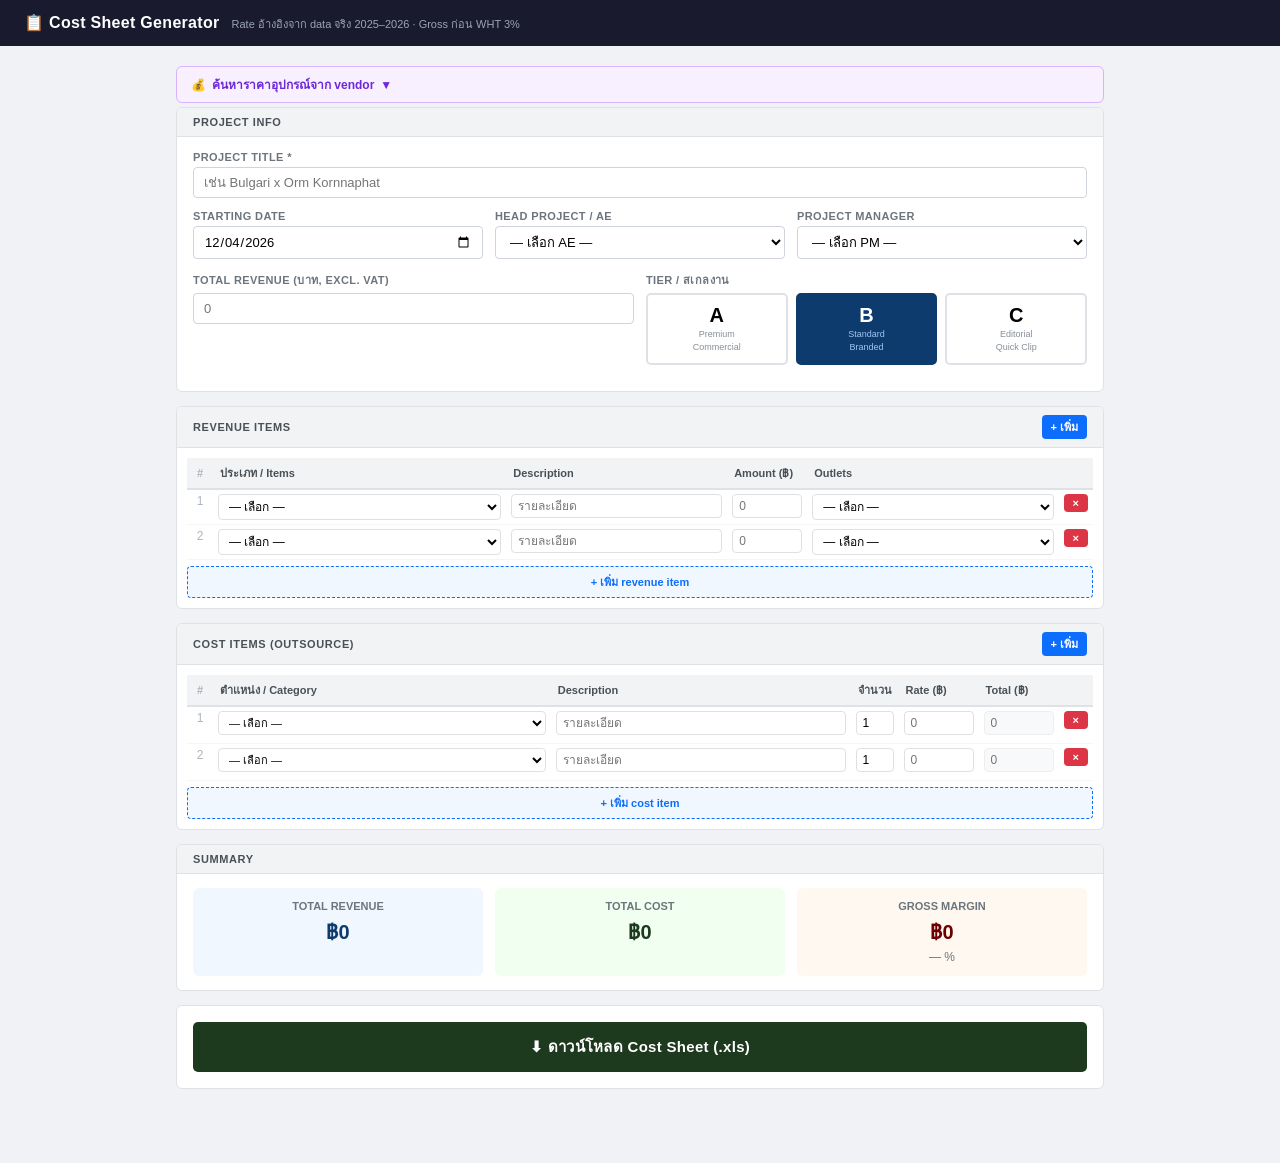
<file: cost-sheet-tool/webapp/Index.html>
<!DOCTYPE html>
<html lang="th">
<head>
  <meta charset="UTF-8">
  <meta name="viewport" content="width=device-width, initial-scale=1">
  <title>Cost Sheet Generator</title>
  <style>
    /* ── Reset ──────────────────────────────────────────────── */
    *, *::before, *::after { box-sizing: border-box; margin: 0; padding: 0; }
    body { font-family: 'Sarabun', 'Helvetica Neue', Arial, sans-serif; font-size: 14px; background: #f0f2f5; color: #212529; }

    /* ── Layout ─────────────────────────────────────────────── */
    .topbar { background: #1a1a2e; color: #fff; padding: 13px 24px; display: flex; align-items: baseline; gap: 12px; }
    .topbar h1 { font-size: 16px; font-weight: 700; letter-spacing: .3px; }
    .topbar small { font-size: 11px; color: #9ba4b4; }
    .wrap { max-width: 960px; margin: 20px auto; padding: 0 16px 40px; }

    /* ── Cards ──────────────────────────────────────────────── */
    .card { background: #fff; border: 1px solid #dee2e6; border-radius: 6px; margin-bottom: 14px; overflow: hidden; }
    .card-head { display: flex; justify-content: space-between; align-items: center; padding: 8px 16px; background: #f1f3f5; border-bottom: 1px solid #dee2e6; font-weight: 700; font-size: 11px; color: #495057; text-transform: uppercase; letter-spacing: .6px; }
    .card-body { padding: 14px 16px; }

    /* ── Form ───────────────────────────────────────────────── */
    .grid2 { display: grid; grid-template-columns: 1fr 1fr; gap: 12px; margin-bottom: 12px; }
    .grid3 { display: grid; grid-template-columns: 1fr 1fr 1fr; gap: 12px; margin-bottom: 12px; }
    .fgroup { display: flex; flex-direction: column; gap: 4px; }
    .fgroup.full { grid-column: 1/-1; }
    label { font-size: 11px; font-weight: 700; color: #6c757d; text-transform: uppercase; letter-spacing: .4px; }
    input, select, textarea { border: 1px solid #ced4da; border-radius: 4px; padding: 7px 10px; font-size: 13px; width: 100%; font-family: inherit; background: #fff; transition: border .15s; }
    input:focus, select:focus { outline: none; border-color: #3d7de0; box-shadow: 0 0 0 3px rgba(61,125,224,.12); }

    /* ── Tier ───────────────────────────────────────────────── */
    .tier-row { display: flex; gap: 8px; }
    .tier-btn { flex: 1; padding: 10px 6px; border: 2px solid #dee2e6; border-radius: 5px; cursor: pointer; text-align: center; font-weight: 800; font-size: 20px; background: #fff; transition: all .15s; line-height: 1; user-select: none; }
    .tier-btn span { display: block; font-size: 9px; font-weight: 500; color: #868e96; margin-top: 3px; line-height: 1.4; }
    .tier-btn:hover { border-color: #adb5bd; transform: translateY(-1px); }
    .sel-A { background:#1e0b36!important; border-color:#1e0b36!important; color:#fff!important; }
    .sel-A span { color:#c9b5e8!important; }
    .sel-B { background:#0d3b6e!important; border-color:#0d3b6e!important; color:#fff!important; }
    .sel-B span { color:#9fc5ee!important; }
    .sel-C { background:#1e3a1e!important; border-color:#1e3a1e!important; color:#fff!important; }
    .sel-C span { color:#9fd49f!important; }

    /* ── Tables ─────────────────────────────────────────────── */
    .tbl-wrap { overflow-x: auto; }
    table { width: 100%; border-collapse: collapse; font-size: 12px; }
    th { background: #f1f3f5; padding: 6px 7px; text-align: left; font-weight: 700; color: #495057; border-bottom: 2px solid #dee2e6; white-space: nowrap; font-size: 11px; }
    td { padding: 4px 5px; border-bottom: 1px solid #f4f5f7; vertical-align: top; }
    td input, td select { padding: 4px 6px; font-size: 12px; border-color: #e0e0e0; }
    tr:hover td { background: #fafbff; }

    /* ── Chips ──────────────────────────────────────────────── */
    .chips { display: flex; gap: 4px; margin-top: 4px; flex-wrap: wrap; }
    .chip { display: inline-block; padding: 2px 8px; border-radius: 10px; font-size: 10px; cursor: pointer; border: 1px solid; transition: all .1s; white-space: nowrap; }
    .c-med { background:#e8f4fd; color:#0d6efd; border-color:#b8daff; }
    .c-med:hover { background:#0d6efd; color:#fff; }
    .c-p75 { background:#fff3cd; color:#856404; border-color:#ffc107; }
    .c-p75:hover { background:#856404; color:#fff; }
    .c-ref { background:#f0f0f0; color:#6c757d; border-color:#dee2e6; font-size:9px; cursor:default; }

    /* ── Buttons ────────────────────────────────────────────── */
    .btn { padding: 6px 14px; border-radius: 4px; border: none; cursor: pointer; font-size: 12px; font-family: inherit; font-weight: 600; transition: all .15s; }
    .btn-xs { padding: 3px 9px; font-size: 11px; }
    .btn-blue { background: #0d6efd; color: #fff; }
    .btn-blue:hover { background: #0b5ed7; }
    .btn-red { background: #dc3545; color: #fff; }
    .btn-red:hover { background: #b02a37; }
    .add-row { width: 100%; margin-top: 6px; padding: 6px; border: 1px dashed #0d6efd; border-radius: 4px; background: #f0f7ff; color: #0d6efd; font-size: 11px; font-weight: 600; cursor: pointer; transition: all .15s; }
    .add-row:hover { background: #0d6efd; color: #fff; }

    /* ── Generate button ────────────────────────────────────── */
    .gen-section { background: #fff; border: 1px solid #dee2e6; border-radius: 6px; padding: 16px; margin-bottom: 14px; }
    .gen-btn { width: 100%; padding: 13px; font-size: 15px; font-weight: 700; font-family: inherit; background: #1e3a1e; color: #fff; border: none; border-radius: 5px; cursor: pointer; transition: all .15s; letter-spacing: .3px; }
    .gen-btn:hover { background: #2d5a2d; transform: translateY(-1px); box-shadow: 0 3px 12px rgba(30,58,30,.3); }
    .gen-btn:active { transform: translateY(0); }

    /* ── Alerts ─────────────────────────────────────────────── */
    #alert { display: none; border-radius: 4px; padding: 10px 14px; margin-bottom: 12px; font-size: 13px; }
    #alert.ok  { background: #d1e7dd; border: 1px solid #a3cfbb; color: #0a3622; }
    #alert.err { background: #f8d7da; border: 1px solid #f1aeb5; color: #58151c; }

    /* ── Loading ────────────────────────────────────────────── */
    #loading { display: none; text-align: center; padding: 12px; color: #6c757d; font-size: 13px; }
    .sp { border: 3px solid #dee2e6; border-top-color: #0d6efd; border-radius: 50%; width: 22px; height: 22px; animation: spin .7s linear infinite; margin: 0 auto 6px; }
    @keyframes spin { to { transform: rotate(360deg); } }

    /* ── Col widths ─────────────────────────────────────────── */
    .no-col { width: 26px; color: #adb5bd; text-align: center; }
    .del-col { width: 28px; }
    .amt-col { width: 80px; }
    .qty-col { width: 46px; }

    /* ── Price lookup ───────────────────────────────────────── */
    .pl-toggle { width: 100%; padding: 8px 14px; background: #f8f0ff; border: 1px solid #d8b4fe; border-radius: 6px; color: #6d28d9; font-size: 12px; font-weight: 700; cursor: pointer; text-align: left; display: flex; align-items: center; gap: 6px; font-family: inherit; margin-bottom: 4px; }
    .pl-toggle:hover { background: #ede9fe; }
    .pl-box { display: none; background: #fff; border: 1px solid #d8b4fe; border-radius: 6px; padding: 12px; margin-bottom: 14px; }
    .pl-box.open { display: block; }
    .pl-row { display: flex; gap: 8px; margin-bottom: 10px; }
    .pl-row input { flex: 1; }
    .pl-row button { padding: 7px 14px; background: #6d28d9; color: #fff; border: none; border-radius: 4px; font-size: 12px; font-weight: 700; cursor: pointer; white-space: nowrap; font-family: inherit; }
    .pl-row button:hover { background: #5b21b6; }
    #pl-results table { font-size: 11px; }
    #pl-results th { background: #f5f3ff; color: #5b21b6; }
    #pl-results td.price { font-weight: 700; color: #059669; }
    #pl-empty { color: #9ca3af; font-size: 12px; padding: 8px 0; }
  </style>
</head>
<body>

<div class="topbar">
  <h1>📋 Cost Sheet Generator</h1>
  <small>Rate อ้างอิงจาก data จริง 2025–2026 · Gross ก่อน WHT 3%</small>
</div>

<div class="wrap">

  <!-- ─── Price Lookup ─────────────────────────────────────── -->
  <button class="pl-toggle" onclick="document.getElementById('pl-box').classList.toggle('open');this.querySelector('.pl-arrow').textContent=document.getElementById('pl-box').classList.contains('open')?'▲':'▼'">
    <span>💰</span> ค้นหาราคาอุปกรณ์จาก vendor <span class="pl-arrow">▼</span>
  </button>
  <div id="pl-box" class="pl-box">
    <div class="pl-row">
      <input id="pl-q" type="text" placeholder="พิมพ์ชื่ออุปกรณ์ เช่น Alexa, Aputure, DJI..." onkeydown="if(event.key==='Enter')plSearch()">
      <button onclick="plSearch()">🔍 ค้นหา</button>
    </div>
    <div id="pl-results"></div>
  </div>

  <!-- ─── Project Info ──────────────────────────────────────── -->
  <div class="card">
    <div class="card-head">Project Info</div>
    <div class="card-body">
      <div class="grid2" style="margin-bottom:12px">
        <div class="fgroup full">
          <label>Project Title *</label>
          <input id="title" type="text" placeholder="เช่น Bulgari x Orm Kornnaphat">
        </div>
      </div>
      <div class="grid3">
        <div class="fgroup">
          <label>Starting Date</label>
          <input id="startDate" type="date">
        </div>
        <div class="fgroup">
          <label>Head Project / AE</label>
          <select id="ae">
            <option value="">— เลือก AE —</option>
            <option>คุณ ภัทรลดา พุ่มเจริญ</option>
            <option>คุณ วิไลลักษณ์ โพธิ์ตระกูล</option>
            <option>คุณ นครินทร์ วนกิจไพบูลย์</option>
            <option>คุณ ศุภวษา ศรีหนองโคตร</option>
            <option>คุณ ศิลา รัตนวลีวงศ์</option>
            <option>คุณ ชนาธิป โรจน์สิรวรพัฒน์</option>
            <option>คุณ นนทกร ธุวะชาวสวน</option>
            <option>คุณ มัทนิน ภูมิ</option>
            <option>คุณ สุรัตนา ทรรปณ์ทิพากร</option>
            <option>คุณ มาสสุภา เอี่ยมมงคลศิลป์</option>
            <option>คุณ สุกัญญา แก้วชิงดวง</option>
            <option>คุณ ธัญญ์นรี นิธิพัชรโรจน์</option>
            <option>คุณ ณัฐณิชา แก้วมหาดไทย</option>
            <option>คุณ ภัทรธิดา สุวรรณประทีป</option>
            <option>คุณ อภิสิทธิ์ หรรษาภิรมย์โชค</option>
            <option>คุณ ชฎารัตน์ ธุมา</option>
            <option>คุณ อาทิตยา อิสสรานุสรณ์</option>
            <option>คุณ ภัทรสุดา บุญญศรี</option>
            <option>คุณ กรรญารัตน์ สุทธิสน</option>
            <option>คุณ รมิดา วงศานิตย์</option>
            <option>คุณ ปวริศา ตั้งตุลานนท์</option>
          </select>
        </div>
        <div class="fgroup">
          <label>Project Manager</label>
          <select id="pm">
            <option value="">— เลือก PM —</option>
            <option>คุณ ภัทรลดา พุ่มเจริญ</option>
            <option>คุณ วิไลลักษณ์ โพธิ์ตระกูล</option>
            <option>คุณ นครินทร์ วนกิจไพบูลย์</option>
            <option>คุณ ศุภวษา ศรีหนองโคตร</option>
            <option>คุณ ศิลา รัตนวลีวงศ์</option>
            <option>คุณ ชนาธิป โรจน์สิรวรพัฒน์</option>
            <option>คุณ นนทกร ธุวะชาวสวน</option>
            <option>คุณ มัทนิน ภูมิ</option>
            <option>คุณ สุรัตนา ทรรปณ์ทิพากร</option>
            <option>คุณ มาสสุภา เอี่ยมมงคลศิลป์</option>
            <option>คุณ สุกัญญา แก้วชิงดวง</option>
            <option>คุณ ธัญญ์นรี นิธิพัชรโรจน์</option>
            <option>คุณ ณัฐณิชา แก้วมหาดไทย</option>
            <option>คุณ ภัทรธิดา สุวรรณประทีป</option>
            <option>คุณ อภิสิทธิ์ หรรษาภิรมย์โชค</option>
            <option>คุณ ชฎารัตน์ ธุมา</option>
            <option>คุณ อาทิตยา อิสสรานุสรณ์</option>
            <option>คุณ ภัทรสุดา บุญญศรี</option>
            <option>คุณ กรรญารัตน์ สุทธิสน</option>
            <option>คุณ รมิดา วงศานิตย์</option>
            <option>คุณ ปวริศา ตั้งตุลานนท์</option>
          </select>
        </div>
      </div>
      <div class="grid2">
        <div class="fgroup">
          <label>Total Revenue (บาท, excl. VAT)</label>
          <input id="totalRevenue" type="number" placeholder="0" min="0">
        </div>
        <div class="fgroup">
          <label>Tier / สเกลงาน</label>
          <div class="tier-row" id="tierRow">
            <button class="tier-btn" data-tier="A" onclick="selectTier('A')">A<span>Premium<br>Commercial</span></button>
            <button class="tier-btn" data-tier="B" onclick="selectTier('B')">B<span>Standard<br>Branded</span></button>
            <button class="tier-btn" data-tier="C" onclick="selectTier('C')">C<span>Editorial<br>Quick Clip</span></button>
          </div>
        </div>
      </div>
    </div>
  </div>

  <!-- ─── Revenue ───────────────────────────────────────────── -->
  <div class="card">
    <div class="card-head">
      Revenue Items
      <button class="btn btn-xs btn-blue" onclick="addRev()">+ เพิ่ม</button>
    </div>
    <div class="card-body" style="padding:10px">
      <div class="tbl-wrap">
        <table>
          <thead><tr>
            <th class="no-col">#</th>
            <th style="min-width:130px">ประเภท / Items</th>
            <th style="min-width:170px">Description</th>
            <th class="amt-col">Amount (฿)</th>
            <th style="min-width:150px">Outlets</th>
            <th class="del-col"></th>
          </tr></thead>
          <tbody id="revBody"></tbody>
        </table>
      </div>
      <button class="add-row" onclick="addRev()">+ เพิ่ม revenue item</button>
    </div>
  </div>

  <!-- ─── Cost ──────────────────────────────────────────────── -->
  <div class="card">
    <div class="card-head">
      Cost Items (Outsource)
      <button class="btn btn-xs btn-blue" onclick="addCost()">+ เพิ่ม</button>
    </div>
    <div class="card-body" style="padding:10px">
      <div class="tbl-wrap">
        <table>
          <thead><tr>
            <th class="no-col">#</th>
            <th style="min-width:180px">ตำแหน่ง / Category</th>
            <th style="min-width:140px">Description</th>
            <th class="qty-col">จำนวน</th>
            <th class="amt-col">Rate (฿)</th>
            <th class="amt-col">Total (฿)</th>
            <th class="del-col"></th>
          </tr></thead>
          <tbody id="costBody"></tbody>
        </table>
      </div>
      <button class="add-row" onclick="addCost()">+ เพิ่ม cost item</button>
    </div>
  </div>

  <!-- ─── Summary ───────────────────────────────────────────── -->
  <div class="card">
    <div class="card-head">Summary</div>
    <div class="card-body">
      <div style="display:grid; grid-template-columns:1fr 1fr 1fr; gap:12px; text-align:center;">
        <div style="background:#f0f7ff; border-radius:6px; padding:12px 8px;">
          <div style="font-size:11px; color:#6c757d; font-weight:700; text-transform:uppercase; margin-bottom:4px">Total Revenue</div>
          <div id="sumRev" style="font-size:20px; font-weight:800; color:#0d3b6e">฿0</div>
        </div>
        <div style="background:#f0fff0; border-radius:6px; padding:12px 8px;">
          <div style="font-size:11px; color:#6c757d; font-weight:700; text-transform:uppercase; margin-bottom:4px">Total Cost</div>
          <div id="sumCost" style="font-size:20px; font-weight:800; color:#1e3a1e">฿0</div>
        </div>
        <div style="background:#fff8f0; border-radius:6px; padding:12px 8px;">
          <div style="font-size:11px; color:#6c757d; font-weight:700; text-transform:uppercase; margin-bottom:4px">Gross Margin</div>
          <div id="sumGM" style="font-size:20px; font-weight:800; color:#6c0000">฿0</div>
          <div id="sumGMPct" style="font-size:12px; color:#6c757d; margin-top:2px">— %</div>
        </div>
      </div>
    </div>
  </div>

  <!-- ─── Generate ─────────────────────────────────────────── -->
  <div id="alert"></div>
  <div id="loading"><div class="sp"></div>กำลังสร้างไฟล์…</div>
  <div class="gen-section">
    <button class="gen-btn" id="genBtn" onclick="generate()">⬇ ดาวน์โหลด Cost Sheet (.xls)</button>
  </div>

</div><!-- /wrap -->

<!-- ─────────────────────────────────────────────────────────── -->
<script>
// ══════════════════════════════════════════════════════════════
//  DATA
// ══════════════════════════════════════════════════════════════
const RATE_DATA = {
  A: {
    'Videographer (Outsource)':       { median:3000,  p75:6240,  n:21 },
    'Photographer (Outsource)':       { median:26605, p75:38302, n:2  },
    'Editor (Outsource)':             { median:16000, p75:24000, n:5  },
    'Colorist (Outsource)':           { median:15000, p75:15000, n:1  },
    'Sound Engineer (Outsource)':     { median:3000,  p75:3250,  n:1  },
    'Voice Over (Outsource)':         { median:4000,  p75:4000,  n:0  },
    'ค่าเช่าอุปกรณ์':                  { median:16800, p75:16800, n:33 },
    'Production Design (Outsource)':  { median:45240, p75:50960, n:4  },
    'Location':                       { median:19353, p75:35425, n:4  },
    'Catering (Outsource)':           { median:11250, p75:13950, n:4  },
    'Assistant Director (Outsource)': { median:7500,  p75:8750,  n:2  },
    'ช่างแต่งหน้า':                    { median:3000,  p75:3000,  n:1  },
    'Retouch Photo (Outsource)':      { median:15450, p75:15450, n:1  },
    'Creative (Outsource)':           { median:6000,  p75:6000,  n:0  },
    'ค่าทำซับ/แปลภาษา':               { median:1540,  p75:2035,  n:0  },
  },
  B: {
    'Videographer (Outsource)':       { median:3210,  p75:4250,  n:21 },
    'Photographer (Outsource)':       { median:10500, p75:13750, n:2  },
    'Editor (Outsource)':             { median:9500,  p75:11500, n:10 },
    'Colorist (Outsource)':           { median:15000, p75:15000, n:6  },
    'Sound Engineer (Outsource)':     { median:3000,  p75:3250,  n:3  },
    'Voice Over (Outsource)':         { median:4000,  p75:4000,  n:1  },
    'ค่าเช่าอุปกรณ์':                  { median:6500,  p75:12870, n:34 },
    'Production Design (Outsource)':  { median:12500, p75:18000, n:1  },
    'Location':                       { median:7505,  p75:7505,  n:1  },
    'ช่างแต่งหน้า':                    { median:3500,  p75:3500,  n:0  },
    'Creative (Outsource)':           { median:6000,  p75:6000,  n:1  },
    'ค่าทำซับ/แปลภาษา':               { median:1540,  p75:2035,  n:4  },
  },
  C: {
    'Videographer (Outsource)':       { median:3120,  p75:3120,  n:3  },
    'Photographer (Outsource)':       { median:4000,  p75:4000,  n:1  },
    'Editor (Outsource)':             { median:5000,  p75:16750, n:10 },
    'Sound Engineer (Outsource)':     { median:3000,  p75:3000,  n:2  },
    'ค่าเช่าอุปกรณ์':                  { median:3745,  p75:5720,  n:9  },
    'Production Design (Outsource)':  { median:7000,  p75:12500, n:3  },
    'ช่างแต่งหน้า':                    { median:3750,  p75:5625,  n:10 },
    'ค่าทำซับ/แปลภาษา':               { median:200,   p75:400,   n:4  },
  },
};

const OUTLETS = [
  'THE STANDARD NEWS','The STANDARD POP','The STANDARD LIFE','The STANDARD WEALTH',
  'The Secret Sauce','KND','THE STANDARD PODCAST','THE STANDARD SPORT',
  'Event + Virtual Event','Content Agency','Center',
];

const PRODUCT_TYPES = [
  { name:'Article',                          code:'A'  },
  { name:'Video',                            code:'V'  },
  { name:'Live',                             code:'L'  },
  { name:'Event Planning & Management',      code:'EP' },
  { name:'Boostpost & Management',           code:'BP' },
  { name:'Boostpost & Management Fee',       code:'BF' },
  { name:'Banner',                           code:'BN' },
  { name:'Event - Ticket Sales',             code:'ET' },
  { name:'Event - Sponsorships',             code:'ES' },
  { name:'Event - Others',                   code:'EO' },
  { name:'Print Media, Goods & Merchandise', code:'G'  },
];

const ALL_POSITIONS = [
  'Videographer (Outsource)',
  'Photographer (Outsource)',
  'Editor (Outsource)',
  'Colorist (Outsource)',
  'Sound Engineer (Outsource)',
  'Voice Over (Outsource)',
  'ค่าเช่าอุปกรณ์',
  'Production Design (Outsource)',
  'Location',
  'Catering (Outsource)',
  'Assistant Director (Outsource)',
  'ช่างแต่งหน้า',
  'Retouch Photo (Outsource)',
  'Creative (Outsource)',
  'ค่าทำซับ/แปลภาษา',
  'Food/Travelling cost',
  'Outsource cost - Others / Misc.',
  'Boostpost cost',
  'Printing cost',
  'Consumables cost',
];

const TIER_LABEL = {
  A: 'Tier A — Premium Commercial',
  B: 'Tier B — Standard Branded / Advertorial',
  C: 'Tier C — Editorial / Quick Clip',
};

// ══════════════════════════════════════════════════════════════
//  STATE
// ══════════════════════════════════════════════════════════════
let tier = 'B';
let revN = 0;
let costN = 0;

// ══════════════════════════════════════════════════════════════
//  INIT
// ══════════════════════════════════════════════════════════════
window.onload = () => {
  document.getElementById('startDate').value = new Date().toISOString().split('T')[0];
  selectTier('B');
  addRev(); addRev();
  addCost(); addCost();
};

// ══════════════════════════════════════════════════════════════
//  TIER
// ══════════════════════════════════════════════════════════════
function selectTier(t) {
  tier = t;
  document.querySelectorAll('.tier-btn').forEach(b => {
    b.className = 'tier-btn';
    if (b.dataset.tier === t) b.classList.add('sel-' + t);
  });
  document.querySelectorAll('.cost-cat').forEach(s => refreshChips(s));
}

// ══════════════════════════════════════════════════════════════
//  REVENUE ROWS
// ══════════════════════════════════════════════════════════════
function addRev() {
  revN++;
  const n = revN;
  const typeOpts = PRODUCT_TYPES.map(p => `<option value="${p.name}" data-code="${p.code}">${p.name}</option>`).join('');
  const outOpts  = OUTLETS.map(o => `<option>${o}</option>`).join('');
  const tr = document.createElement('tr');
  tr.id = 'rv-' + n;
  tr.innerHTML = `
    <td class="no-col">${n}</td>
    <td><select class="rv-type" style="width:100%"><option value="">— เลือก —</option>${typeOpts}</select></td>
    <td><input type="text" class="rv-desc" placeholder="รายละเอียด" style="width:100%"></td>
    <td><input type="number" class="rv-amt" placeholder="0" min="0" style="width:100%" oninput="updateSummary()"></td>
    <td><select class="rv-out" style="width:100%"><option value="">— เลือก —</option>${outOpts}</select></td>
    <td><button class="btn btn-xs btn-red" onclick="delRow('rv-${n}','revBody')">×</button></td>`;
  document.getElementById('revBody').appendChild(tr);
}

// ══════════════════════════════════════════════════════════════
//  COST ROWS
// ══════════════════════════════════════════════════════════════
function addCost() {
  costN++;
  const n = costN;
  const posOpts = ALL_POSITIONS.map(p => `<option value="${p}">${p}</option>`).join('');
  const tr = document.createElement('tr');
  tr.id = 'cs-' + n;
  tr.innerHTML = `
    <td class="no-col">${n}</td>
    <td>
      <select class="cost-cat" style="width:100%; font-size:11px" onchange="refreshChips(this)">
        <option value="">— เลือก —</option>${posOpts}
      </select>
      <div class="chips" id="chips-${n}"></div>
    </td>
    <td><input type="text" class="cost-desc" placeholder="รายละเอียด" style="width:100%"></td>
    <td><input type="number" class="cost-qty" value="1" min="1" style="width:100%" oninput="calcRow('cs-${n}')"></td>
    <td><input type="number" class="cost-rate" placeholder="0" style="width:100%" oninput="calcRow('cs-${n}')"></td>
    <td><input type="number" class="cost-total" placeholder="0" style="width:100%; background:#f8f9fa; border-color:#eee" readonly></td>
    <td><button class="btn btn-xs btn-red" onclick="delRow('cs-${n}','costBody')">×</button></td>`;
  document.getElementById('costBody').appendChild(tr);
}

function refreshChips(sel) {
  const tr = sel.closest('tr');
  if (!tr) return;
  const n = tr.id.replace('cs-','');
  const chipsDiv = document.getElementById('chips-' + n);
  if (!chipsDiv) return;
  const rd = (RATE_DATA[tier] || {})[sel.value];
  chipsDiv.innerHTML = rd
    ? `<span class="chip c-med" onclick="setRate('cs-${n}',${rd.median})" title="Median จาก data จริง (n=${rd.n})">Median ฿${rd.median.toLocaleString()}</span>
       <span class="chip c-p75" onclick="setRate('cs-${n}',${rd.p75})" title="P75 — งบ buffer">P75 ฿${rd.p75.toLocaleString()}</span>
       <span class="chip c-ref">n=${rd.n}</span>`
    : '';
}

function setRate(id, rate) {
  const row = document.getElementById(id);
  row.querySelector('.cost-rate').value = rate;
  calcRow(id);
}

function calcRow(id) {
  const row = document.getElementById(id);
  const qty  = parseFloat(row.querySelector('.cost-qty').value)  || 0;
  const rate = parseFloat(row.querySelector('.cost-rate').value) || 0;
  row.querySelector('.cost-total').value = qty * rate;
  updateSummary();
}

function delRow(id, tbody) {
  const el = document.getElementById(id);
  if (el) el.remove();
  renum(tbody);
  updateSummary();
}

function renum(tbodyId) {
  document.querySelectorAll('#' + tbodyId + ' tr').forEach((tr, i) => {
    const nc = tr.querySelector('.no-col');
    if (nc) nc.textContent = i + 1;
  });
}

// ══════════════════════════════════════════════════════════════
//  LIVE SUMMARY
// ══════════════════════════════════════════════════════════════
function updateSummary() {
  let rev = 0, cost = 0;
  document.querySelectorAll('.rv-amt').forEach(el  => rev  += parseFloat(el.value) || 0);
  document.querySelectorAll('.cost-total').forEach(el => cost += parseFloat(el.value) || 0);
  const gm  = rev - cost;
  const pct = rev > 0 ? (gm / rev * 100) : 0;
  const fmt = n => '฿' + n.toLocaleString('th-TH', { maximumFractionDigits:0 });
  document.getElementById('sumRev').textContent  = fmt(rev);
  document.getElementById('sumCost').textContent = fmt(cost);
  document.getElementById('sumGM').textContent   = fmt(gm);
  document.getElementById('sumGMPct').textContent = pct.toFixed(1) + '%';
}

// ══════════════════════════════════════════════════════════════
//  COLLECT DATA
// ══════════════════════════════════════════════════════════════
function collectData() {
  const title = document.getElementById('title').value.trim();
  if (!title) { showAlert('กรุณากรอก Project Title', 'err'); return null; }

  const revItems = [];
  document.querySelectorAll('#revBody tr').forEach((tr, i) => {
    const type    = tr.querySelector('.rv-type').value;
    const desc    = tr.querySelector('.rv-desc').value;
    const amount  = parseFloat(tr.querySelector('.rv-amt').value) || 0;
    const outlets = tr.querySelector('.rv-out').value;
    if (type || desc || amount) {
      const pt = PRODUCT_TYPES.find(p => p.name === type);
      revItems.push({ no: i+1, type, description: desc, amount, outlets, itemCode: pt ? pt.code : '' });
    }
  });

  const costItems = [];
  document.querySelectorAll('#costBody tr').forEach((tr, i) => {
    const cat   = tr.querySelector('.cost-cat').value;
    const desc  = tr.querySelector('.cost-desc').value;
    const qty   = parseFloat(tr.querySelector('.cost-qty').value)  || 1;
    const rate  = parseFloat(tr.querySelector('.cost-rate').value) || 0;
    const total = parseFloat(tr.querySelector('.cost-total').value) || rate;
    if (cat || desc || rate) {
      costItems.push({ no: i+1, category: cat, description: desc, qty, rate, amount: total || rate, payment: 'จ่ายผ่านบัญชี' });
    }
  });

  return {
    title,
    tier,
    date: document.getElementById('startDate').value,
    ae:   document.getElementById('ae').value,
    pm:   document.getElementById('pm').value,
    totalRevenue: parseFloat(document.getElementById('totalRevenue').value) || 0,
    revItems,
    costItems,
  };
}

// ══════════════════════════════════════════════════════════════
//  GENERATE — client-side SpreadsheetML (no external library)
// ══════════════════════════════════════════════════════════════
function generate() {
  const d = collectData();
  if (!d) return;
  document.getElementById('genBtn').style.display = 'none';
  document.getElementById('loading').style.display = 'block';
  document.getElementById('alert').style.display = 'none';
  try {
    const xml = buildSpreadsheetML(d);
    const blob = new Blob(['﻿' + xml], { type: 'application/vnd.ms-excel' });
    const url = URL.createObjectURL(blob);
    const a = document.createElement('a');
    const safe = d.title.replace(/[\\/:*?"<>|]/g, '_').substring(0, 50);
    a.href = url; a.download = safe + '_CostSheet.xls';
    document.body.appendChild(a); a.click(); document.body.removeChild(a);
    URL.revokeObjectURL(url);
    showAlert('ดาวน์โหลดสำเร็จ: ' + safe + '_CostSheet.xls', 'ok');
  } catch (e) {
    showAlert('Error: ' + e.message, 'err');
  } finally {
    document.getElementById('loading').style.display = 'none';
    document.getElementById('genBtn').style.display = 'block';
  }
}

// ══════════════════════════════════════════════════════════════
//  SPREADSHEETML BUILDER
// ══════════════════════════════════════════════════════════════
function buildSpreadsheetML(d) {
  const esc = s => String(s == null ? '' : s)
    .replace(/&/g,'&amp;').replace(/</g,'&lt;').replace(/>/g,'&gt;');
  const c  = (v, sid, tp) => { const t=tp||(typeof v==='number'?'Number':'String'); return `<Cell ss:StyleID="${sid}"><Data ss:Type="${t}">${t==='Number'?(isNaN(+v)?0:+v):esc(v)}</Data></Cell>`; };
  const mc = (v, sid, across, tp) => { const t=tp||(typeof v==='number'?'Number':'String'); return `<Cell ss:StyleID="${sid}" ss:MergeAcross="${across}"><Data ss:Type="${t}">${t==='Number'?(isNaN(+v)?0:+v):esc(v)}</Data></Cell>`; };
  const ec = sid => `<Cell ss:StyleID="${sid}"/>`;
  const row = (cells, h) => `<Row${h?` ss:Height="${h}"`:''}>` + cells + '</Row>';

  const TIERS = { A:'Tier A — Premium Commercial', B:'Tier B — Standard Branded / Advertorial', C:'Tier C — Editorial / Quick Clip' };
  const dateStr = d.date ? new Date(d.date+'T12:00:00').toLocaleDateString('th-TH',{day:'2-digit',month:'short',year:'numeric'}) : '';

  const rows = [];
  rows.push(row(mc('COST SHEET','sTitle',8), 30));

  [['Project Title',d.title,'Tier',TIERS[d.tier]||d.tier,false],
   ['Head Project / AE',d.ae||'','Project Manager',d.pm||'',false],
   ['Starting Date',dateStr,'Total Revenue (excl. VAT)',d.totalRevenue||0,true],
  ].forEach(([l1,v1,l2,v2,num]) =>
    rows.push(row(mc(l1,'sLabel',1)+mc(v1,'sValue',2)+c(l2,'sLabel')+mc(v2,num?'sValueN':'sValue',2,num?'Number':'String')))
  );
  rows.push(row(''));

  rows.push(row(mc('  REVENUE','sRevHdr',8), 22));
  rows.push(row(['#','Items / ประเภทรายได้','Description','Amount','Outlets','','Items Code','Product Code',''].map(v=>c(v,'sRevCol')).join(''), 28));

  const revItems = d.revItems.length ? d.revItems : Array(3).fill({});
  let totalRev = 0;
  revItems.forEach((it,i) => {
    const s=i%2?'sRevAlt':'sRevRow', sn=i%2?'sRevAltN':'sRevRowN';
    const amt=+it.amount||0; totalRev+=amt;
    rows.push(row(c(it.no||i+1,s,'Number')+c(it.type||'',s)+c(it.description||'',s)+c(amt,sn,'Number')+c(it.outlets||'',s)+ec(s)+c(it.itemCode||'','sCtr')+c(it.productCode||'','sCtr')+ec(s)));
  });
  rows.push(row(mc('TOTAL REVENUE','sRevTot',2)+c(totalRev,'sRevTotN','Number')+ec('sRevTot').repeat(5)));
  rows.push(row('')); rows.push(row(''));

  rows.push(row(mc('  PRODUCTION COST','sCstHdr',8), 22));
  rows.push(row(['#','Items / Category','Description','Amount','Outlets','Payment','Product Code','Status','Note'].map(v=>c(v,'sCstCol')).join(''), 28));

  const costItems = d.costItems.length ? d.costItems : Array(5).fill({});
  let totalCost = 0;
  costItems.forEach((it,i) => {
    const s=i%2?'sCstAlt':'sCstRow', sn=i%2?'sCstAltN':'sCstRowN';
    const amt=+it.amount||0; totalCost+=amt;
    rows.push(row(c(it.no||i+1,s,'Number')+c(it.category||'',s)+c(it.description||'',s)+c(amt,sn,'Number')+c(it.outlets||'',s)+c(it.payment||'จ่ายผ่านบัญชี',s)+c(it.productCode||'','sCtr')+c(it.status||'','sCtr')+c(it.note||'',s)));
  });
  rows.push(row(mc('TOTAL COST','sCstTot',2)+c(totalCost,'sCstTotN','Number')+ec('sCstTot').repeat(5)));

  const gm=totalRev-totalCost, gmPct=totalRev>0?gm/totalRev:0;
  rows.push(row(mc('GROSS MARGIN','sGmBg',2)+c(gm,'sGmAmt','Number')+c(gmPct,'sGmPct','Number')+ec('sGmBg').repeat(4)));
  rows.push(row('')); rows.push(row(''));

  rows.push(row(mc('______________________________','sSig',3)+ec('sE')+mc('______________________________','sSig',3)));
  rows.push(row(mc('(                                        )','sSig',3)+ec('sE')+mc('(  ไวกูณฐ์  เอื้อรักษาสัตย์  )','sSig',3)));
  rows.push(row(mc('ผู้จัดทำและนำเสนอ','sSigHd',3)+ec('sE')+mc('ผู้ตรวจสอบ','sSigHd',3)));

  const COLS = [35,180,204,84,108,96,96,54,132].map(w=>`<Column ss:Width="${w}"/>`).join('');

  return `<?xml version="1.0" encoding="UTF-8"?>
<?mso-application progid="Excel.Sheet"?>
<Workbook xmlns="urn:schemas-microsoft-com:office:spreadsheet" xmlns:ss="urn:schemas-microsoft-com:office:spreadsheet" xmlns:x="urn:schemas-microsoft-com:office:excel">
<Styles>
<Style ss:ID="Default"><Font ss:FontName="Calibri" ss:Size="10"/></Style>
<Style ss:ID="sTitle"><Alignment ss:Horizontal="Center" ss:Vertical="Center"/><Font ss:FontName="Calibri" ss:Bold="1" ss:Size="16" ss:Color="#FFFFFF"/><Interior ss:Color="#1A1A2E" ss:Pattern="Solid"/></Style>
<Style ss:ID="sLabel"><Alignment ss:Horizontal="Right" ss:Vertical="Center"/><Font ss:FontName="Calibri" ss:Bold="1" ss:Size="10" ss:Color="#495057"/><Interior ss:Color="#F1F3F5" ss:Pattern="Solid"/></Style>
<Style ss:ID="sValue"><Alignment ss:Vertical="Center"/><Font ss:FontName="Calibri" ss:Size="10"/><Borders><Border ss:Position="Bottom" ss:LineStyle="Continuous" ss:Weight="1" ss:Color="#DEE2E6"/></Borders></Style>
<Style ss:ID="sValueN"><Alignment ss:Horizontal="Right" ss:Vertical="Center"/><Font ss:FontName="Calibri" ss:Size="10"/><NumberFormat ss:Format="#,##0"/><Borders><Border ss:Position="Bottom" ss:LineStyle="Continuous" ss:Weight="1" ss:Color="#DEE2E6"/></Borders></Style>
<Style ss:ID="sRevHdr"><Alignment ss:Horizontal="Left" ss:Vertical="Center"/><Font ss:FontName="Calibri" ss:Bold="1" ss:Size="12" ss:Color="#FFFFFF"/><Interior ss:Color="#0D3B6E" ss:Pattern="Solid"/></Style>
<Style ss:ID="sRevCol"><Alignment ss:Horizontal="Center" ss:Vertical="Center"/><Font ss:FontName="Calibri" ss:Bold="1" ss:Size="10" ss:Color="#FFFFFF"/><Interior ss:Color="#1A4A8C" ss:Pattern="Solid"/></Style>
<Style ss:ID="sRevRow"><Alignment ss:Vertical="Center"/><Font ss:FontName="Calibri" ss:Size="10"/></Style>
<Style ss:ID="sRevAlt"><Alignment ss:Vertical="Center"/><Font ss:FontName="Calibri" ss:Size="10"/><Interior ss:Color="#F0F7FF" ss:Pattern="Solid"/></Style>
<Style ss:ID="sRevRowN"><Alignment ss:Horizontal="Right" ss:Vertical="Center"/><Font ss:FontName="Calibri" ss:Size="10"/><NumberFormat ss:Format="#,##0"/></Style>
<Style ss:ID="sRevAltN"><Alignment ss:Horizontal="Right" ss:Vertical="Center"/><Font ss:FontName="Calibri" ss:Size="10"/><Interior ss:Color="#F0F7FF" ss:Pattern="Solid"/><NumberFormat ss:Format="#,##0"/></Style>
<Style ss:ID="sRevTot"><Alignment ss:Horizontal="Right" ss:Vertical="Center"/><Font ss:FontName="Calibri" ss:Bold="1" ss:Color="#FFFFFF"/><Interior ss:Color="#0D3B6E" ss:Pattern="Solid"/></Style>
<Style ss:ID="sRevTotN"><Alignment ss:Horizontal="Right" ss:Vertical="Center"/><Font ss:FontName="Calibri" ss:Bold="1" ss:Color="#FFFFFF"/><Interior ss:Color="#0D3B6E" ss:Pattern="Solid"/><NumberFormat ss:Format="#,##0"/></Style>
<Style ss:ID="sCstHdr"><Alignment ss:Horizontal="Left" ss:Vertical="Center"/><Font ss:FontName="Calibri" ss:Bold="1" ss:Size="12" ss:Color="#FFFFFF"/><Interior ss:Color="#1E3A1E" ss:Pattern="Solid"/></Style>
<Style ss:ID="sCstCol"><Alignment ss:Horizontal="Center" ss:Vertical="Center"/><Font ss:FontName="Calibri" ss:Bold="1" ss:Size="10" ss:Color="#FFFFFF"/><Interior ss:Color="#2D5A1E" ss:Pattern="Solid"/></Style>
<Style ss:ID="sCstRow"><Alignment ss:Vertical="Center"/><Font ss:FontName="Calibri" ss:Size="10"/></Style>
<Style ss:ID="sCstAlt"><Alignment ss:Vertical="Center"/><Font ss:FontName="Calibri" ss:Size="10"/><Interior ss:Color="#F0FFF0" ss:Pattern="Solid"/></Style>
<Style ss:ID="sCstRowN"><Alignment ss:Horizontal="Right" ss:Vertical="Center"/><Font ss:FontName="Calibri" ss:Size="10"/><NumberFormat ss:Format="#,##0"/></Style>
<Style ss:ID="sCstAltN"><Alignment ss:Horizontal="Right" ss:Vertical="Center"/><Font ss:FontName="Calibri" ss:Size="10"/><Interior ss:Color="#F0FFF0" ss:Pattern="Solid"/><NumberFormat ss:Format="#,##0"/></Style>
<Style ss:ID="sCstTot"><Alignment ss:Horizontal="Right" ss:Vertical="Center"/><Font ss:FontName="Calibri" ss:Bold="1" ss:Color="#FFFFFF"/><Interior ss:Color="#1E3A1E" ss:Pattern="Solid"/></Style>
<Style ss:ID="sCstTotN"><Alignment ss:Horizontal="Right" ss:Vertical="Center"/><Font ss:FontName="Calibri" ss:Bold="1" ss:Color="#FFFFFF"/><Interior ss:Color="#1E3A1E" ss:Pattern="Solid"/><NumberFormat ss:Format="#,##0"/></Style>
<Style ss:ID="sGmBg"><Alignment ss:Horizontal="Right" ss:Vertical="Center"/><Font ss:FontName="Calibri" ss:Bold="1" ss:Color="#FFFFFF"/><Interior ss:Color="#6C0000" ss:Pattern="Solid"/></Style>
<Style ss:ID="sGmAmt"><Alignment ss:Horizontal="Right" ss:Vertical="Center"/><Font ss:FontName="Calibri" ss:Bold="1" ss:Color="#FFFFFF"/><Interior ss:Color="#6C0000" ss:Pattern="Solid"/><NumberFormat ss:Format="#,##0"/></Style>
<Style ss:ID="sGmPct"><Alignment ss:Horizontal="Right" ss:Vertical="Center"/><Font ss:FontName="Calibri" ss:Bold="1" ss:Color="#FFFFFF"/><Interior ss:Color="#6C0000" ss:Pattern="Solid"/><NumberFormat ss:Format="0.0%"/></Style>
<Style ss:ID="sCtr"><Alignment ss:Horizontal="Center" ss:Vertical="Center"/><Font ss:FontName="Calibri" ss:Size="10"/></Style>
<Style ss:ID="sSig"><Alignment ss:Horizontal="Center" ss:Vertical="Center"/><Font ss:FontName="Calibri" ss:Size="10"/></Style>
<Style ss:ID="sSigHd"><Alignment ss:Horizontal="Center" ss:Vertical="Center"/><Font ss:FontName="Calibri" ss:Bold="1" ss:Size="10"/></Style>
<Style ss:ID="sE"><Font ss:FontName="Calibri" ss:Size="10"/></Style>
</Styles>
<Worksheet ss:Name="Cost Sheet">
<Table>${COLS}
${rows.join('\n')}
</Table>
</Worksheet>
</Workbook>`;
}

// ══════════════════════════════════════════════════════════════
//  UI HELPERS
// ══════════════════════════════════════════════════════════════
const PB_URL = 'https://probook.xtec9.xyz'

async function plSearch() {
  const q = document.getElementById('pl-q').value.trim()
  const out = document.getElementById('pl-results')
  if (!q) { out.innerHTML = ''; return }
  out.innerHTML = '<div id="pl-empty">กำลังค้นหา...</div>'
  try {
    const res = await fetch(`${PB_URL}/api/vendor-prices?q=${encodeURIComponent(q)}`)
    const { prices } = await res.json()
    if (!prices.length) { out.innerHTML = '<div id="pl-empty">ไม่พบราคา "' + q + '" ในระบบ</div>'; return }
    const fmt = n => Number(n).toLocaleString('th-TH')
    out.innerHTML = `<div class="tbl-wrap"><table>
      <tr><th>Vendor</th><th>หมวด</th><th>รายการ</th><th>Spec</th><th>หน่วย</th><th>ราคา (บาท)</th></tr>
      ${prices.map(p => `<tr>
        <td>${p.vendor}</td>
        <td>${p.category}</td>
        <td>${p.item}</td>
        <td>${p.spec || '—'}</td>
        <td>${p.unit}</td>
        <td class="price">${fmt(p.pricePerDay)}</td>
      </tr>`).join('')}
    </table></div>`
  } catch (e) {
    out.innerHTML = '<div id="pl-empty" style="color:#dc3545">⚠ เชื่อมต่อ probook ไม่ได้ — ตรวจสอบ VPN/เครือข่าย</div>'
  }
}

function showAlert(msg, type) {
  const el = document.getElementById('alert');
  el.className = type;
  el.textContent = (type === 'ok' ? '✓ ' : '⚠ ') + msg;
  el.style.display = 'block';
  if (type === 'ok') setTimeout(() => { el.style.display = 'none'; }, 5000);
}
</script>
</body>
</html>
</file>
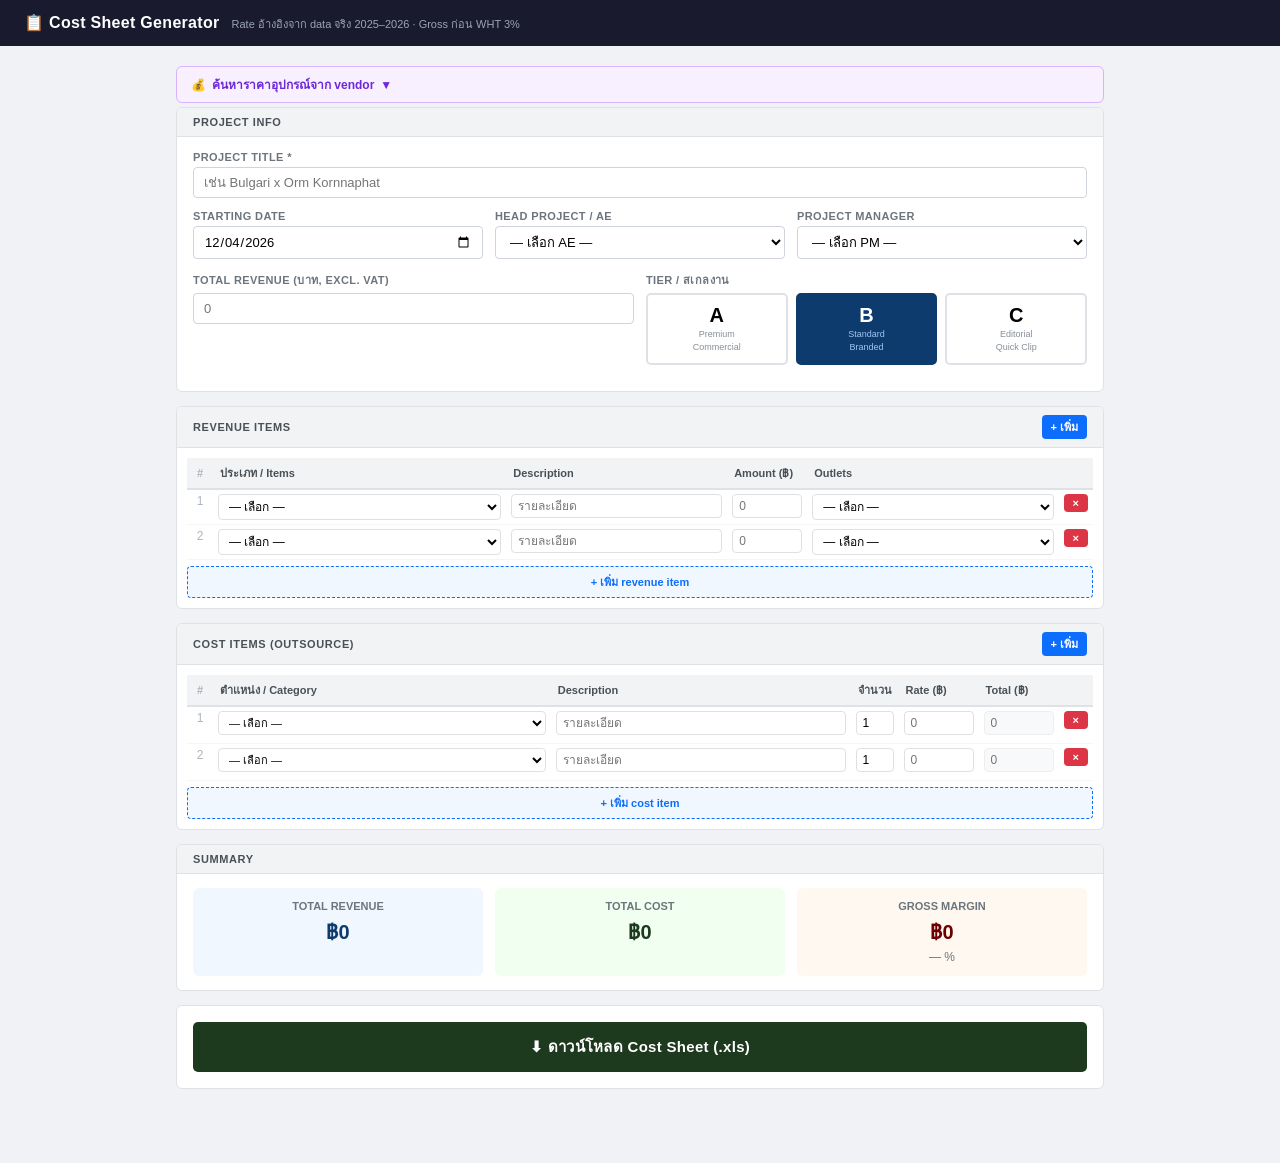
<file: docs/cost-sheet/index.html>
<!DOCTYPE html>
<html lang="th">
<head>
  <meta charset="UTF-8">
  <meta name="viewport" content="width=device-width, initial-scale=1">
  <title>Cost Sheet Generator</title>
  <style>
    /* ── Reset ──────────────────────────────────────────────── */
    *, *::before, *::after { box-sizing: border-box; margin: 0; padding: 0; }
    body { font-family: 'Sarabun', 'Helvetica Neue', Arial, sans-serif; font-size: 14px; background: #f0f2f5; color: #212529; }

    /* ── Layout ─────────────────────────────────────────────── */
    .topbar { background: #1a1a2e; color: #fff; padding: 13px 24px; display: flex; align-items: baseline; gap: 12px; }
    .topbar h1 { font-size: 16px; font-weight: 700; letter-spacing: .3px; }
    .topbar small { font-size: 11px; color: #9ba4b4; }
    .wrap { max-width: 960px; margin: 20px auto; padding: 0 16px 40px; }

    /* ── Cards ──────────────────────────────────────────────── */
    .card { background: #fff; border: 1px solid #dee2e6; border-radius: 6px; margin-bottom: 14px; overflow: hidden; }
    .card-head { display: flex; justify-content: space-between; align-items: center; padding: 8px 16px; background: #f1f3f5; border-bottom: 1px solid #dee2e6; font-weight: 700; font-size: 11px; color: #495057; text-transform: uppercase; letter-spacing: .6px; }
    .card-body { padding: 14px 16px; }

    /* ── Form ───────────────────────────────────────────────── */
    .grid2 { display: grid; grid-template-columns: 1fr 1fr; gap: 12px; margin-bottom: 12px; }
    .grid3 { display: grid; grid-template-columns: 1fr 1fr 1fr; gap: 12px; margin-bottom: 12px; }
    .fgroup { display: flex; flex-direction: column; gap: 4px; }
    .fgroup.full { grid-column: 1/-1; }
    label { font-size: 11px; font-weight: 700; color: #6c757d; text-transform: uppercase; letter-spacing: .4px; }
    input, select, textarea { border: 1px solid #ced4da; border-radius: 4px; padding: 7px 10px; font-size: 13px; width: 100%; font-family: inherit; background: #fff; transition: border .15s; }
    input:focus, select:focus { outline: none; border-color: #3d7de0; box-shadow: 0 0 0 3px rgba(61,125,224,.12); }

    /* ── Tier ───────────────────────────────────────────────── */
    .tier-row { display: flex; gap: 8px; }
    .tier-btn { flex: 1; padding: 10px 6px; border: 2px solid #dee2e6; border-radius: 5px; cursor: pointer; text-align: center; font-weight: 800; font-size: 20px; background: #fff; transition: all .15s; line-height: 1; user-select: none; }
    .tier-btn span { display: block; font-size: 9px; font-weight: 500; color: #868e96; margin-top: 3px; line-height: 1.4; }
    .tier-btn:hover { border-color: #adb5bd; transform: translateY(-1px); }
    .sel-A { background:#1e0b36!important; border-color:#1e0b36!important; color:#fff!important; }
    .sel-A span { color:#c9b5e8!important; }
    .sel-B { background:#0d3b6e!important; border-color:#0d3b6e!important; color:#fff!important; }
    .sel-B span { color:#9fc5ee!important; }
    .sel-C { background:#1e3a1e!important; border-color:#1e3a1e!important; color:#fff!important; }
    .sel-C span { color:#9fd49f!important; }

    /* ── Tables ─────────────────────────────────────────────── */
    .tbl-wrap { overflow-x: auto; }
    table { width: 100%; border-collapse: collapse; font-size: 12px; }
    th { background: #f1f3f5; padding: 6px 7px; text-align: left; font-weight: 700; color: #495057; border-bottom: 2px solid #dee2e6; white-space: nowrap; font-size: 11px; }
    td { padding: 4px 5px; border-bottom: 1px solid #f4f5f7; vertical-align: top; }
    td input, td select { padding: 4px 6px; font-size: 12px; border-color: #e0e0e0; }
    tr:hover td { background: #fafbff; }

    /* ── Chips ──────────────────────────────────────────────── */
    .chips { display: flex; gap: 4px; margin-top: 4px; flex-wrap: wrap; }
    .chip { display: inline-block; padding: 2px 8px; border-radius: 10px; font-size: 10px; cursor: pointer; border: 1px solid; transition: all .1s; white-space: nowrap; }
    .c-med { background:#e8f4fd; color:#0d6efd; border-color:#b8daff; }
    .c-med:hover { background:#0d6efd; color:#fff; }
    .c-p75 { background:#fff3cd; color:#856404; border-color:#ffc107; }
    .c-p75:hover { background:#856404; color:#fff; }
    .c-ref { background:#f0f0f0; color:#6c757d; border-color:#dee2e6; font-size:9px; cursor:default; }

    /* ── Buttons ────────────────────────────────────────────── */
    .btn { padding: 6px 14px; border-radius: 4px; border: none; cursor: pointer; font-size: 12px; font-family: inherit; font-weight: 600; transition: all .15s; }
    .btn-xs { padding: 3px 9px; font-size: 11px; }
    .btn-blue { background: #0d6efd; color: #fff; }
    .btn-blue:hover { background: #0b5ed7; }
    .btn-red { background: #dc3545; color: #fff; }
    .btn-red:hover { background: #b02a37; }
    .add-row { width: 100%; margin-top: 6px; padding: 6px; border: 1px dashed #0d6efd; border-radius: 4px; background: #f0f7ff; color: #0d6efd; font-size: 11px; font-weight: 600; cursor: pointer; transition: all .15s; }
    .add-row:hover { background: #0d6efd; color: #fff; }

    /* ── Generate button ────────────────────────────────────── */
    .gen-section { background: #fff; border: 1px solid #dee2e6; border-radius: 6px; padding: 16px; margin-bottom: 14px; }
    .gen-btn { width: 100%; padding: 13px; font-size: 15px; font-weight: 700; font-family: inherit; background: #1e3a1e; color: #fff; border: none; border-radius: 5px; cursor: pointer; transition: all .15s; letter-spacing: .3px; }
    .gen-btn:hover { background: #2d5a2d; transform: translateY(-1px); box-shadow: 0 3px 12px rgba(30,58,30,.3); }
    .gen-btn:active { transform: translateY(0); }

    /* ── Alerts ─────────────────────────────────────────────── */
    #alert { display: none; border-radius: 4px; padding: 10px 14px; margin-bottom: 12px; font-size: 13px; }
    #alert.ok  { background: #d1e7dd; border: 1px solid #a3cfbb; color: #0a3622; }
    #alert.err { background: #f8d7da; border: 1px solid #f1aeb5; color: #58151c; }

    /* ── Loading ────────────────────────────────────────────── */
    #loading { display: none; text-align: center; padding: 12px; color: #6c757d; font-size: 13px; }
    .sp { border: 3px solid #dee2e6; border-top-color: #0d6efd; border-radius: 50%; width: 22px; height: 22px; animation: spin .7s linear infinite; margin: 0 auto 6px; }
    @keyframes spin { to { transform: rotate(360deg); } }

    /* ── Col widths ─────────────────────────────────────────── */
    .no-col { width: 26px; color: #adb5bd; text-align: center; }
    .del-col { width: 28px; }
    .amt-col { width: 80px; }
    .qty-col { width: 46px; }

    /* ── Price lookup ───────────────────────────────────────── */
    .pl-toggle { width: 100%; padding: 8px 14px; background: #f8f0ff; border: 1px solid #d8b4fe; border-radius: 6px; color: #6d28d9; font-size: 12px; font-weight: 700; cursor: pointer; text-align: left; display: flex; align-items: center; gap: 6px; font-family: inherit; margin-bottom: 4px; }
    .pl-toggle:hover { background: #ede9fe; }
    .pl-box { display: none; background: #fff; border: 1px solid #d8b4fe; border-radius: 6px; padding: 12px; margin-bottom: 14px; }
    .pl-box.open { display: block; }
    .pl-row { display: flex; gap: 8px; margin-bottom: 10px; }
    .pl-row input { flex: 1; }
    .pl-row button { padding: 7px 14px; background: #6d28d9; color: #fff; border: none; border-radius: 4px; font-size: 12px; font-weight: 700; cursor: pointer; white-space: nowrap; font-family: inherit; }
    .pl-row button:hover { background: #5b21b6; }
    #pl-results table { font-size: 11px; }
    #pl-results th { background: #f5f3ff; color: #5b21b6; }
    #pl-results td.price { font-weight: 700; color: #059669; }
    #pl-empty { color: #9ca3af; font-size: 12px; padding: 8px 0; }
  </style>
</head>
<body>

<div class="topbar">
  <h1>📋 Cost Sheet Generator</h1>
  <small>Rate อ้างอิงจาก data จริง 2025–2026 · Gross ก่อน WHT 3%</small>
</div>

<div class="wrap">

  <!-- ─── Price Lookup ─────────────────────────────────────── -->
  <button class="pl-toggle" onclick="document.getElementById('pl-box').classList.toggle('open');this.querySelector('.pl-arrow').textContent=document.getElementById('pl-box').classList.contains('open')?'▲':'▼'">
    <span>💰</span> ค้นหาราคาอุปกรณ์จาก vendor <span class="pl-arrow">▼</span>
  </button>
  <div id="pl-box" class="pl-box">
    <div class="pl-row">
      <input id="pl-q" type="text" placeholder="พิมพ์ชื่ออุปกรณ์ เช่น Alexa, Aputure, DJI..." onkeydown="if(event.key==='Enter')plSearch()">
      <button onclick="plSearch()">🔍 ค้นหา</button>
    </div>
    <div id="pl-results"></div>
  </div>

  <!-- ─── Project Info ──────────────────────────────────────── -->
  <div class="card">
    <div class="card-head">Project Info</div>
    <div class="card-body">
      <div class="grid2" style="margin-bottom:12px">
        <div class="fgroup full">
          <label>Project Title *</label>
          <input id="title" type="text" placeholder="เช่น Bulgari x Orm Kornnaphat">
        </div>
      </div>
      <div class="grid3">
        <div class="fgroup">
          <label>Starting Date</label>
          <input id="startDate" type="date">
        </div>
        <div class="fgroup">
          <label>Head Project / AE</label>
          <select id="ae">
            <option value="">— เลือก AE —</option>
            <option>คุณ ภัทรลดา พุ่มเจริญ</option>
            <option>คุณ วิไลลักษณ์ โพธิ์ตระกูล</option>
            <option>คุณ นครินทร์ วนกิจไพบูลย์</option>
            <option>คุณ ศุภวษา ศรีหนองโคตร</option>
            <option>คุณ ศิลา รัตนวลีวงศ์</option>
            <option>คุณ ชนาธิป โรจน์สิรวรพัฒน์</option>
            <option>คุณ นนทกร ธุวะชาวสวน</option>
            <option>คุณ มัทนิน ภูมิ</option>
            <option>คุณ สุรัตนา ทรรปณ์ทิพากร</option>
            <option>คุณ มาสสุภา เอี่ยมมงคลศิลป์</option>
            <option>คุณ สุกัญญา แก้วชิงดวง</option>
            <option>คุณ ธัญญ์นรี นิธิพัชรโรจน์</option>
            <option>คุณ ณัฐณิชา แก้วมหาดไทย</option>
            <option>คุณ ภัทรธิดา สุวรรณประทีป</option>
            <option>คุณ อภิสิทธิ์ หรรษาภิรมย์โชค</option>
            <option>คุณ ชฎารัตน์ ธุมา</option>
            <option>คุณ อาทิตยา อิสสรานุสรณ์</option>
            <option>คุณ ภัทรสุดา บุญญศรี</option>
            <option>คุณ กรรญารัตน์ สุทธิสน</option>
            <option>คุณ รมิดา วงศานิตย์</option>
            <option>คุณ ปวริศา ตั้งตุลานนท์</option>
          </select>
        </div>
        <div class="fgroup">
          <label>Project Manager</label>
          <select id="pm">
            <option value="">— เลือก PM —</option>
            <option>คุณ ภัทรลดา พุ่มเจริญ</option>
            <option>คุณ วิไลลักษณ์ โพธิ์ตระกูล</option>
            <option>คุณ นครินทร์ วนกิจไพบูลย์</option>
            <option>คุณ ศุภวษา ศรีหนองโคตร</option>
            <option>คุณ ศิลา รัตนวลีวงศ์</option>
            <option>คุณ ชนาธิป โรจน์สิรวรพัฒน์</option>
            <option>คุณ นนทกร ธุวะชาวสวน</option>
            <option>คุณ มัทนิน ภูมิ</option>
            <option>คุณ สุรัตนา ทรรปณ์ทิพากร</option>
            <option>คุณ มาสสุภา เอี่ยมมงคลศิลป์</option>
            <option>คุณ สุกัญญา แก้วชิงดวง</option>
            <option>คุณ ธัญญ์นรี นิธิพัชรโรจน์</option>
            <option>คุณ ณัฐณิชา แก้วมหาดไทย</option>
            <option>คุณ ภัทรธิดา สุวรรณประทีป</option>
            <option>คุณ อภิสิทธิ์ หรรษาภิรมย์โชค</option>
            <option>คุณ ชฎารัตน์ ธุมา</option>
            <option>คุณ อาทิตยา อิสสรานุสรณ์</option>
            <option>คุณ ภัทรสุดา บุญญศรี</option>
            <option>คุณ กรรญารัตน์ สุทธิสน</option>
            <option>คุณ รมิดา วงศานิตย์</option>
            <option>คุณ ปวริศา ตั้งตุลานนท์</option>
          </select>
        </div>
      </div>
      <div class="grid2">
        <div class="fgroup">
          <label>Total Revenue (บาท, excl. VAT)</label>
          <input id="totalRevenue" type="number" placeholder="0" min="0">
        </div>
        <div class="fgroup">
          <label>Tier / สเกลงาน</label>
          <div class="tier-row" id="tierRow">
            <button class="tier-btn" data-tier="A" onclick="selectTier('A')">A<span>Premium<br>Commercial</span></button>
            <button class="tier-btn" data-tier="B" onclick="selectTier('B')">B<span>Standard<br>Branded</span></button>
            <button class="tier-btn" data-tier="C" onclick="selectTier('C')">C<span>Editorial<br>Quick Clip</span></button>
          </div>
        </div>
      </div>
    </div>
  </div>

  <!-- ─── Revenue ───────────────────────────────────────────── -->
  <div class="card">
    <div class="card-head">
      Revenue Items
      <button class="btn btn-xs btn-blue" onclick="addRev()">+ เพิ่ม</button>
    </div>
    <div class="card-body" style="padding:10px">
      <div class="tbl-wrap">
        <table>
          <thead><tr>
            <th class="no-col">#</th>
            <th style="min-width:130px">ประเภท / Items</th>
            <th style="min-width:170px">Description</th>
            <th class="amt-col">Amount (฿)</th>
            <th style="min-width:150px">Outlets</th>
            <th class="del-col"></th>
          </tr></thead>
          <tbody id="revBody"></tbody>
        </table>
      </div>
      <button class="add-row" onclick="addRev()">+ เพิ่ม revenue item</button>
    </div>
  </div>

  <!-- ─── Cost ──────────────────────────────────────────────── -->
  <div class="card">
    <div class="card-head">
      Cost Items (Outsource)
      <button class="btn btn-xs btn-blue" onclick="addCost()">+ เพิ่ม</button>
    </div>
    <div class="card-body" style="padding:10px">
      <div class="tbl-wrap">
        <table>
          <thead><tr>
            <th class="no-col">#</th>
            <th style="min-width:180px">ตำแหน่ง / Category</th>
            <th style="min-width:140px">Description</th>
            <th class="qty-col">จำนวน</th>
            <th class="amt-col">Rate (฿)</th>
            <th class="amt-col">Total (฿)</th>
            <th class="del-col"></th>
          </tr></thead>
          <tbody id="costBody"></tbody>
        </table>
      </div>
      <button class="add-row" onclick="addCost()">+ เพิ่ม cost item</button>
    </div>
  </div>

  <!-- ─── Summary ───────────────────────────────────────────── -->
  <div class="card">
    <div class="card-head">Summary</div>
    <div class="card-body">
      <div style="display:grid; grid-template-columns:1fr 1fr 1fr; gap:12px; text-align:center;">
        <div style="background:#f0f7ff; border-radius:6px; padding:12px 8px;">
          <div style="font-size:11px; color:#6c757d; font-weight:700; text-transform:uppercase; margin-bottom:4px">Total Revenue</div>
          <div id="sumRev" style="font-size:20px; font-weight:800; color:#0d3b6e">฿0</div>
        </div>
        <div style="background:#f0fff0; border-radius:6px; padding:12px 8px;">
          <div style="font-size:11px; color:#6c757d; font-weight:700; text-transform:uppercase; margin-bottom:4px">Total Cost</div>
          <div id="sumCost" style="font-size:20px; font-weight:800; color:#1e3a1e">฿0</div>
        </div>
        <div style="background:#fff8f0; border-radius:6px; padding:12px 8px;">
          <div style="font-size:11px; color:#6c757d; font-weight:700; text-transform:uppercase; margin-bottom:4px">Gross Margin</div>
          <div id="sumGM" style="font-size:20px; font-weight:800; color:#6c0000">฿0</div>
          <div id="sumGMPct" style="font-size:12px; color:#6c757d; margin-top:2px">— %</div>
        </div>
      </div>
    </div>
  </div>

  <!-- ─── Generate ─────────────────────────────────────────── -->
  <div id="alert"></div>
  <div id="loading"><div class="sp"></div>กำลังสร้างไฟล์…</div>
  <div class="gen-section">
    <button class="gen-btn" id="genBtn" onclick="generate()">⬇ ดาวน์โหลด Cost Sheet (.xls)</button>
  </div>

</div><!-- /wrap -->

<!-- ─────────────────────────────────────────────────────────── -->
<script>
// ══════════════════════════════════════════════════════════════
//  DATA
// ══════════════════════════════════════════════════════════════
const RATE_DATA = {
  A: {
    'Videographer (Outsource)':       { median:3000,  p75:6240,  n:21 },
    'Photographer (Outsource)':       { median:26605, p75:38302, n:2  },
    'Editor (Outsource)':             { median:16000, p75:24000, n:5  },
    'Colorist (Outsource)':           { median:15000, p75:15000, n:1  },
    'Sound Engineer (Outsource)':     { median:3000,  p75:3250,  n:1  },
    'Voice Over (Outsource)':         { median:4000,  p75:4000,  n:0  },
    'ค่าเช่าอุปกรณ์':                  { median:16800, p75:16800, n:33 },
    'Production Design (Outsource)':  { median:45240, p75:50960, n:4  },
    'Location':                       { median:19353, p75:35425, n:4  },
    'Catering (Outsource)':           { median:11250, p75:13950, n:4  },
    'Assistant Director (Outsource)': { median:7500,  p75:8750,  n:2  },
    'ช่างแต่งหน้า':                    { median:3000,  p75:3000,  n:1  },
    'Retouch Photo (Outsource)':      { median:15450, p75:15450, n:1  },
    'Creative (Outsource)':           { median:6000,  p75:6000,  n:0  },
    'ค่าทำซับ/แปลภาษา':               { median:1540,  p75:2035,  n:0  },
  },
  B: {
    'Videographer (Outsource)':       { median:3210,  p75:4250,  n:21 },
    'Photographer (Outsource)':       { median:10500, p75:13750, n:2  },
    'Editor (Outsource)':             { median:9500,  p75:11500, n:10 },
    'Colorist (Outsource)':           { median:15000, p75:15000, n:6  },
    'Sound Engineer (Outsource)':     { median:3000,  p75:3250,  n:3  },
    'Voice Over (Outsource)':         { median:4000,  p75:4000,  n:1  },
    'ค่าเช่าอุปกรณ์':                  { median:6500,  p75:12870, n:34 },
    'Production Design (Outsource)':  { median:12500, p75:18000, n:1  },
    'Location':                       { median:7505,  p75:7505,  n:1  },
    'ช่างแต่งหน้า':                    { median:3500,  p75:3500,  n:0  },
    'Creative (Outsource)':           { median:6000,  p75:6000,  n:1  },
    'ค่าทำซับ/แปลภาษา':               { median:1540,  p75:2035,  n:4  },
  },
  C: {
    'Videographer (Outsource)':       { median:3120,  p75:3120,  n:3  },
    'Photographer (Outsource)':       { median:4000,  p75:4000,  n:1  },
    'Editor (Outsource)':             { median:5000,  p75:16750, n:10 },
    'Sound Engineer (Outsource)':     { median:3000,  p75:3000,  n:2  },
    'ค่าเช่าอุปกรณ์':                  { median:3745,  p75:5720,  n:9  },
    'Production Design (Outsource)':  { median:7000,  p75:12500, n:3  },
    'ช่างแต่งหน้า':                    { median:3750,  p75:5625,  n:10 },
    'ค่าทำซับ/แปลภาษา':               { median:200,   p75:400,   n:4  },
  },
};

const OUTLETS = [
  'THE STANDARD NEWS','The STANDARD POP','The STANDARD LIFE','The STANDARD WEALTH',
  'The Secret Sauce','KND','THE STANDARD PODCAST','THE STANDARD SPORT',
  'Event + Virtual Event','Content Agency','Center',
];

const PRODUCT_TYPES = [
  { name:'Article',                          code:'A'  },
  { name:'Video',                            code:'V'  },
  { name:'Live',                             code:'L'  },
  { name:'Event Planning & Management',      code:'EP' },
  { name:'Boostpost & Management',           code:'BP' },
  { name:'Boostpost & Management Fee',       code:'BF' },
  { name:'Banner',                           code:'BN' },
  { name:'Event - Ticket Sales',             code:'ET' },
  { name:'Event - Sponsorships',             code:'ES' },
  { name:'Event - Others',                   code:'EO' },
  { name:'Print Media, Goods & Merchandise', code:'G'  },
];

const ALL_POSITIONS = [
  'Videographer (Outsource)',
  'Photographer (Outsource)',
  'Editor (Outsource)',
  'Colorist (Outsource)',
  'Sound Engineer (Outsource)',
  'Voice Over (Outsource)',
  'ค่าเช่าอุปกรณ์',
  'Production Design (Outsource)',
  'Location',
  'Catering (Outsource)',
  'Assistant Director (Outsource)',
  'ช่างแต่งหน้า',
  'Retouch Photo (Outsource)',
  'Creative (Outsource)',
  'ค่าทำซับ/แปลภาษา',
  'Food/Travelling cost',
  'Outsource cost - Others / Misc.',
  'Boostpost cost',
  'Printing cost',
  'Consumables cost',
];

const TIER_LABEL = {
  A: 'Tier A — Premium Commercial',
  B: 'Tier B — Standard Branded / Advertorial',
  C: 'Tier C — Editorial / Quick Clip',
};

// ══════════════════════════════════════════════════════════════
//  STATE
// ══════════════════════════════════════════════════════════════
let tier = 'B';
let revN = 0;
let costN = 0;

// ══════════════════════════════════════════════════════════════
//  INIT
// ══════════════════════════════════════════════════════════════
window.onload = () => {
  document.getElementById('startDate').value = new Date().toISOString().split('T')[0];
  selectTier('B');
  addRev(); addRev();
  addCost(); addCost();
};

// ══════════════════════════════════════════════════════════════
//  TIER
// ══════════════════════════════════════════════════════════════
function selectTier(t) {
  tier = t;
  document.querySelectorAll('.tier-btn').forEach(b => {
    b.className = 'tier-btn';
    if (b.dataset.tier === t) b.classList.add('sel-' + t);
  });
  document.querySelectorAll('.cost-cat').forEach(s => refreshChips(s));
}

// ══════════════════════════════════════════════════════════════
//  REVENUE ROWS
// ══════════════════════════════════════════════════════════════
function addRev() {
  revN++;
  const n = revN;
  const typeOpts = PRODUCT_TYPES.map(p => `<option value="${p.name}" data-code="${p.code}">${p.name}</option>`).join('');
  const outOpts  = OUTLETS.map(o => `<option>${o}</option>`).join('');
  const tr = document.createElement('tr');
  tr.id = 'rv-' + n;
  tr.innerHTML = `
    <td class="no-col">${n}</td>
    <td><select class="rv-type" style="width:100%"><option value="">— เลือก —</option>${typeOpts}</select></td>
    <td><input type="text" class="rv-desc" placeholder="รายละเอียด" style="width:100%"></td>
    <td><input type="number" class="rv-amt" placeholder="0" min="0" style="width:100%" oninput="updateSummary()"></td>
    <td><select class="rv-out" style="width:100%"><option value="">— เลือก —</option>${outOpts}</select></td>
    <td><button class="btn btn-xs btn-red" onclick="delRow('rv-${n}','revBody')">×</button></td>`;
  document.getElementById('revBody').appendChild(tr);
}

// ══════════════════════════════════════════════════════════════
//  COST ROWS
// ══════════════════════════════════════════════════════════════
function addCost() {
  costN++;
  const n = costN;
  const posOpts = ALL_POSITIONS.map(p => `<option value="${p}">${p}</option>`).join('');
  const tr = document.createElement('tr');
  tr.id = 'cs-' + n;
  tr.innerHTML = `
    <td class="no-col">${n}</td>
    <td>
      <select class="cost-cat" style="width:100%; font-size:11px" onchange="refreshChips(this)">
        <option value="">— เลือก —</option>${posOpts}
      </select>
      <div class="chips" id="chips-${n}"></div>
    </td>
    <td><input type="text" class="cost-desc" placeholder="รายละเอียด" style="width:100%"></td>
    <td><input type="number" class="cost-qty" value="1" min="1" style="width:100%" oninput="calcRow('cs-${n}')"></td>
    <td><input type="number" class="cost-rate" placeholder="0" style="width:100%" oninput="calcRow('cs-${n}')"></td>
    <td><input type="number" class="cost-total" placeholder="0" style="width:100%; background:#f8f9fa; border-color:#eee" readonly></td>
    <td><button class="btn btn-xs btn-red" onclick="delRow('cs-${n}','costBody')">×</button></td>`;
  document.getElementById('costBody').appendChild(tr);
}

function refreshChips(sel) {
  const tr = sel.closest('tr');
  if (!tr) return;
  const n = tr.id.replace('cs-','');
  const chipsDiv = document.getElementById('chips-' + n);
  if (!chipsDiv) return;
  const rd = (RATE_DATA[tier] || {})[sel.value];
  chipsDiv.innerHTML = rd
    ? `<span class="chip c-med" onclick="setRate('cs-${n}',${rd.median})" title="Median จาก data จริง (n=${rd.n})">Median ฿${rd.median.toLocaleString()}</span>
       <span class="chip c-p75" onclick="setRate('cs-${n}',${rd.p75})" title="P75 — งบ buffer">P75 ฿${rd.p75.toLocaleString()}</span>
       <span class="chip c-ref">n=${rd.n}</span>`
    : '';
}

function setRate(id, rate) {
  const row = document.getElementById(id);
  row.querySelector('.cost-rate').value = rate;
  calcRow(id);
}

function calcRow(id) {
  const row = document.getElementById(id);
  const qty  = parseFloat(row.querySelector('.cost-qty').value)  || 0;
  const rate = parseFloat(row.querySelector('.cost-rate').value) || 0;
  row.querySelector('.cost-total').value = qty * rate;
  updateSummary();
}

function delRow(id, tbody) {
  const el = document.getElementById(id);
  if (el) el.remove();
  renum(tbody);
  updateSummary();
}

function renum(tbodyId) {
  document.querySelectorAll('#' + tbodyId + ' tr').forEach((tr, i) => {
    const nc = tr.querySelector('.no-col');
    if (nc) nc.textContent = i + 1;
  });
}

// ══════════════════════════════════════════════════════════════
//  LIVE SUMMARY
// ══════════════════════════════════════════════════════════════
function updateSummary() {
  let rev = 0, cost = 0;
  document.querySelectorAll('.rv-amt').forEach(el  => rev  += parseFloat(el.value) || 0);
  document.querySelectorAll('.cost-total').forEach(el => cost += parseFloat(el.value) || 0);
  const gm  = rev - cost;
  const pct = rev > 0 ? (gm / rev * 100) : 0;
  const fmt = n => '฿' + n.toLocaleString('th-TH', { maximumFractionDigits:0 });
  document.getElementById('sumRev').textContent  = fmt(rev);
  document.getElementById('sumCost').textContent = fmt(cost);
  document.getElementById('sumGM').textContent   = fmt(gm);
  document.getElementById('sumGMPct').textContent = pct.toFixed(1) + '%';
}

// ══════════════════════════════════════════════════════════════
//  COLLECT DATA
// ══════════════════════════════════════════════════════════════
function collectData() {
  const title = document.getElementById('title').value.trim();
  if (!title) { showAlert('กรุณากรอก Project Title', 'err'); return null; }

  const revItems = [];
  document.querySelectorAll('#revBody tr').forEach((tr, i) => {
    const type    = tr.querySelector('.rv-type').value;
    const desc    = tr.querySelector('.rv-desc').value;
    const amount  = parseFloat(tr.querySelector('.rv-amt').value) || 0;
    const outlets = tr.querySelector('.rv-out').value;
    if (type || desc || amount) {
      const pt = PRODUCT_TYPES.find(p => p.name === type);
      revItems.push({ no: i+1, type, description: desc, amount, outlets, itemCode: pt ? pt.code : '' });
    }
  });

  const costItems = [];
  document.querySelectorAll('#costBody tr').forEach((tr, i) => {
    const cat   = tr.querySelector('.cost-cat').value;
    const desc  = tr.querySelector('.cost-desc').value;
    const qty   = parseFloat(tr.querySelector('.cost-qty').value)  || 1;
    const rate  = parseFloat(tr.querySelector('.cost-rate').value) || 0;
    const total = parseFloat(tr.querySelector('.cost-total').value) || rate;
    if (cat || desc || rate) {
      costItems.push({ no: i+1, category: cat, description: desc, qty, rate, amount: total || rate, payment: 'จ่ายผ่านบัญชี' });
    }
  });

  return {
    title,
    tier,
    date: document.getElementById('startDate').value,
    ae:   document.getElementById('ae').value,
    pm:   document.getElementById('pm').value,
    totalRevenue: parseFloat(document.getElementById('totalRevenue').value) || 0,
    revItems,
    costItems,
  };
}

// ══════════════════════════════════════════════════════════════
//  GENERATE — client-side SpreadsheetML (no external library)
// ══════════════════════════════════════════════════════════════
function generate() {
  const d = collectData();
  if (!d) return;
  document.getElementById('genBtn').style.display = 'none';
  document.getElementById('loading').style.display = 'block';
  document.getElementById('alert').style.display = 'none';
  try {
    const xml = buildSpreadsheetML(d);
    const blob = new Blob(['﻿' + xml], { type: 'application/vnd.ms-excel' });
    const url = URL.createObjectURL(blob);
    const a = document.createElement('a');
    const safe = d.title.replace(/[\\/:*?"<>|]/g, '_').substring(0, 50);
    a.href = url; a.download = safe + '_CostSheet.xls';
    document.body.appendChild(a); a.click(); document.body.removeChild(a);
    URL.revokeObjectURL(url);
    showAlert('ดาวน์โหลดสำเร็จ: ' + safe + '_CostSheet.xls', 'ok');
  } catch (e) {
    showAlert('Error: ' + e.message, 'err');
  } finally {
    document.getElementById('loading').style.display = 'none';
    document.getElementById('genBtn').style.display = 'block';
  }
}

// ══════════════════════════════════════════════════════════════
//  SPREADSHEETML BUILDER
// ══════════════════════════════════════════════════════════════
function buildSpreadsheetML(d) {
  const esc = s => String(s == null ? '' : s)
    .replace(/&/g,'&amp;').replace(/</g,'&lt;').replace(/>/g,'&gt;');
  const c  = (v, sid, tp) => { const t=tp||(typeof v==='number'?'Number':'String'); return `<Cell ss:StyleID="${sid}"><Data ss:Type="${t}">${t==='Number'?(isNaN(+v)?0:+v):esc(v)}</Data></Cell>`; };
  const mc = (v, sid, across, tp) => { const t=tp||(typeof v==='number'?'Number':'String'); return `<Cell ss:StyleID="${sid}" ss:MergeAcross="${across}"><Data ss:Type="${t}">${t==='Number'?(isNaN(+v)?0:+v):esc(v)}</Data></Cell>`; };
  const ec = sid => `<Cell ss:StyleID="${sid}"/>`;
  const row = (cells, h) => `<Row${h?` ss:Height="${h}"`:''}>` + cells + '</Row>';

  const TIERS = { A:'Tier A — Premium Commercial', B:'Tier B — Standard Branded / Advertorial', C:'Tier C — Editorial / Quick Clip' };
  const dateStr = d.date ? new Date(d.date+'T12:00:00').toLocaleDateString('th-TH',{day:'2-digit',month:'short',year:'numeric'}) : '';

  const rows = [];
  rows.push(row(mc('COST SHEET','sTitle',8), 30));

  [['Project Title',d.title,'Tier',TIERS[d.tier]||d.tier,false],
   ['Head Project / AE',d.ae||'','Project Manager',d.pm||'',false],
   ['Starting Date',dateStr,'Total Revenue (excl. VAT)',d.totalRevenue||0,true],
  ].forEach(([l1,v1,l2,v2,num]) =>
    rows.push(row(mc(l1,'sLabel',1)+mc(v1,'sValue',2)+c(l2,'sLabel')+mc(v2,num?'sValueN':'sValue',2,num?'Number':'String')))
  );
  rows.push(row(''));

  rows.push(row(mc('  REVENUE','sRevHdr',8), 22));
  rows.push(row(['#','Items / ประเภทรายได้','Description','Amount','Outlets','','Items Code','Product Code',''].map(v=>c(v,'sRevCol')).join(''), 28));

  const revItems = d.revItems.length ? d.revItems : Array(3).fill({});
  let totalRev = 0;
  revItems.forEach((it,i) => {
    const s=i%2?'sRevAlt':'sRevRow', sn=i%2?'sRevAltN':'sRevRowN';
    const amt=+it.amount||0; totalRev+=amt;
    rows.push(row(c(it.no||i+1,s,'Number')+c(it.type||'',s)+c(it.description||'',s)+c(amt,sn,'Number')+c(it.outlets||'',s)+ec(s)+c(it.itemCode||'','sCtr')+c(it.productCode||'','sCtr')+ec(s)));
  });
  rows.push(row(mc('TOTAL REVENUE','sRevTot',2)+c(totalRev,'sRevTotN','Number')+ec('sRevTot').repeat(5)));
  rows.push(row('')); rows.push(row(''));

  rows.push(row(mc('  PRODUCTION COST','sCstHdr',8), 22));
  rows.push(row(['#','Items / Category','Description','Amount','Outlets','Payment','Product Code','Status','Note'].map(v=>c(v,'sCstCol')).join(''), 28));

  const costItems = d.costItems.length ? d.costItems : Array(5).fill({});
  let totalCost = 0;
  costItems.forEach((it,i) => {
    const s=i%2?'sCstAlt':'sCstRow', sn=i%2?'sCstAltN':'sCstRowN';
    const amt=+it.amount||0; totalCost+=amt;
    rows.push(row(c(it.no||i+1,s,'Number')+c(it.category||'',s)+c(it.description||'',s)+c(amt,sn,'Number')+c(it.outlets||'',s)+c(it.payment||'จ่ายผ่านบัญชี',s)+c(it.productCode||'','sCtr')+c(it.status||'','sCtr')+c(it.note||'',s)));
  });
  rows.push(row(mc('TOTAL COST','sCstTot',2)+c(totalCost,'sCstTotN','Number')+ec('sCstTot').repeat(5)));

  const gm=totalRev-totalCost, gmPct=totalRev>0?gm/totalRev:0;
  rows.push(row(mc('GROSS MARGIN','sGmBg',2)+c(gm,'sGmAmt','Number')+c(gmPct,'sGmPct','Number')+ec('sGmBg').repeat(4)));
  rows.push(row('')); rows.push(row(''));

  rows.push(row(mc('______________________________','sSig',3)+ec('sE')+mc('______________________________','sSig',3)));
  rows.push(row(mc('(                                        )','sSig',3)+ec('sE')+mc('(  ไวกูณฐ์  เอื้อรักษาสัตย์  )','sSig',3)));
  rows.push(row(mc('ผู้จัดทำและนำเสนอ','sSigHd',3)+ec('sE')+mc('ผู้ตรวจสอบ','sSigHd',3)));

  const COLS = [35,180,204,84,108,96,96,54,132].map(w=>`<Column ss:Width="${w}"/>`).join('');

  return `<?xml version="1.0" encoding="UTF-8"?>
<?mso-application progid="Excel.Sheet"?>
<Workbook xmlns="urn:schemas-microsoft-com:office:spreadsheet" xmlns:ss="urn:schemas-microsoft-com:office:spreadsheet" xmlns:x="urn:schemas-microsoft-com:office:excel">
<Styles>
<Style ss:ID="Default"><Font ss:FontName="Calibri" ss:Size="10"/></Style>
<Style ss:ID="sTitle"><Alignment ss:Horizontal="Center" ss:Vertical="Center"/><Font ss:FontName="Calibri" ss:Bold="1" ss:Size="16" ss:Color="#FFFFFF"/><Interior ss:Color="#1A1A2E" ss:Pattern="Solid"/></Style>
<Style ss:ID="sLabel"><Alignment ss:Horizontal="Right" ss:Vertical="Center"/><Font ss:FontName="Calibri" ss:Bold="1" ss:Size="10" ss:Color="#495057"/><Interior ss:Color="#F1F3F5" ss:Pattern="Solid"/></Style>
<Style ss:ID="sValue"><Alignment ss:Vertical="Center"/><Font ss:FontName="Calibri" ss:Size="10"/><Borders><Border ss:Position="Bottom" ss:LineStyle="Continuous" ss:Weight="1" ss:Color="#DEE2E6"/></Borders></Style>
<Style ss:ID="sValueN"><Alignment ss:Horizontal="Right" ss:Vertical="Center"/><Font ss:FontName="Calibri" ss:Size="10"/><NumberFormat ss:Format="#,##0"/><Borders><Border ss:Position="Bottom" ss:LineStyle="Continuous" ss:Weight="1" ss:Color="#DEE2E6"/></Borders></Style>
<Style ss:ID="sRevHdr"><Alignment ss:Horizontal="Left" ss:Vertical="Center"/><Font ss:FontName="Calibri" ss:Bold="1" ss:Size="12" ss:Color="#FFFFFF"/><Interior ss:Color="#0D3B6E" ss:Pattern="Solid"/></Style>
<Style ss:ID="sRevCol"><Alignment ss:Horizontal="Center" ss:Vertical="Center"/><Font ss:FontName="Calibri" ss:Bold="1" ss:Size="10" ss:Color="#FFFFFF"/><Interior ss:Color="#1A4A8C" ss:Pattern="Solid"/></Style>
<Style ss:ID="sRevRow"><Alignment ss:Vertical="Center"/><Font ss:FontName="Calibri" ss:Size="10"/></Style>
<Style ss:ID="sRevAlt"><Alignment ss:Vertical="Center"/><Font ss:FontName="Calibri" ss:Size="10"/><Interior ss:Color="#F0F7FF" ss:Pattern="Solid"/></Style>
<Style ss:ID="sRevRowN"><Alignment ss:Horizontal="Right" ss:Vertical="Center"/><Font ss:FontName="Calibri" ss:Size="10"/><NumberFormat ss:Format="#,##0"/></Style>
<Style ss:ID="sRevAltN"><Alignment ss:Horizontal="Right" ss:Vertical="Center"/><Font ss:FontName="Calibri" ss:Size="10"/><Interior ss:Color="#F0F7FF" ss:Pattern="Solid"/><NumberFormat ss:Format="#,##0"/></Style>
<Style ss:ID="sRevTot"><Alignment ss:Horizontal="Right" ss:Vertical="Center"/><Font ss:FontName="Calibri" ss:Bold="1" ss:Color="#FFFFFF"/><Interior ss:Color="#0D3B6E" ss:Pattern="Solid"/></Style>
<Style ss:ID="sRevTotN"><Alignment ss:Horizontal="Right" ss:Vertical="Center"/><Font ss:FontName="Calibri" ss:Bold="1" ss:Color="#FFFFFF"/><Interior ss:Color="#0D3B6E" ss:Pattern="Solid"/><NumberFormat ss:Format="#,##0"/></Style>
<Style ss:ID="sCstHdr"><Alignment ss:Horizontal="Left" ss:Vertical="Center"/><Font ss:FontName="Calibri" ss:Bold="1" ss:Size="12" ss:Color="#FFFFFF"/><Interior ss:Color="#1E3A1E" ss:Pattern="Solid"/></Style>
<Style ss:ID="sCstCol"><Alignment ss:Horizontal="Center" ss:Vertical="Center"/><Font ss:FontName="Calibri" ss:Bold="1" ss:Size="10" ss:Color="#FFFFFF"/><Interior ss:Color="#2D5A1E" ss:Pattern="Solid"/></Style>
<Style ss:ID="sCstRow"><Alignment ss:Vertical="Center"/><Font ss:FontName="Calibri" ss:Size="10"/></Style>
<Style ss:ID="sCstAlt"><Alignment ss:Vertical="Center"/><Font ss:FontName="Calibri" ss:Size="10"/><Interior ss:Color="#F0FFF0" ss:Pattern="Solid"/></Style>
<Style ss:ID="sCstRowN"><Alignment ss:Horizontal="Right" ss:Vertical="Center"/><Font ss:FontName="Calibri" ss:Size="10"/><NumberFormat ss:Format="#,##0"/></Style>
<Style ss:ID="sCstAltN"><Alignment ss:Horizontal="Right" ss:Vertical="Center"/><Font ss:FontName="Calibri" ss:Size="10"/><Interior ss:Color="#F0FFF0" ss:Pattern="Solid"/><NumberFormat ss:Format="#,##0"/></Style>
<Style ss:ID="sCstTot"><Alignment ss:Horizontal="Right" ss:Vertical="Center"/><Font ss:FontName="Calibri" ss:Bold="1" ss:Color="#FFFFFF"/><Interior ss:Color="#1E3A1E" ss:Pattern="Solid"/></Style>
<Style ss:ID="sCstTotN"><Alignment ss:Horizontal="Right" ss:Vertical="Center"/><Font ss:FontName="Calibri" ss:Bold="1" ss:Color="#FFFFFF"/><Interior ss:Color="#1E3A1E" ss:Pattern="Solid"/><NumberFormat ss:Format="#,##0"/></Style>
<Style ss:ID="sGmBg"><Alignment ss:Horizontal="Right" ss:Vertical="Center"/><Font ss:FontName="Calibri" ss:Bold="1" ss:Color="#FFFFFF"/><Interior ss:Color="#6C0000" ss:Pattern="Solid"/></Style>
<Style ss:ID="sGmAmt"><Alignment ss:Horizontal="Right" ss:Vertical="Center"/><Font ss:FontName="Calibri" ss:Bold="1" ss:Color="#FFFFFF"/><Interior ss:Color="#6C0000" ss:Pattern="Solid"/><NumberFormat ss:Format="#,##0"/></Style>
<Style ss:ID="sGmPct"><Alignment ss:Horizontal="Right" ss:Vertical="Center"/><Font ss:FontName="Calibri" ss:Bold="1" ss:Color="#FFFFFF"/><Interior ss:Color="#6C0000" ss:Pattern="Solid"/><NumberFormat ss:Format="0.0%"/></Style>
<Style ss:ID="sCtr"><Alignment ss:Horizontal="Center" ss:Vertical="Center"/><Font ss:FontName="Calibri" ss:Size="10"/></Style>
<Style ss:ID="sSig"><Alignment ss:Horizontal="Center" ss:Vertical="Center"/><Font ss:FontName="Calibri" ss:Size="10"/></Style>
<Style ss:ID="sSigHd"><Alignment ss:Horizontal="Center" ss:Vertical="Center"/><Font ss:FontName="Calibri" ss:Bold="1" ss:Size="10"/></Style>
<Style ss:ID="sE"><Font ss:FontName="Calibri" ss:Size="10"/></Style>
</Styles>
<Worksheet ss:Name="Cost Sheet">
<Table>${COLS}
${rows.join('\n')}
</Table>
</Worksheet>
</Workbook>`;
}

// ══════════════════════════════════════════════════════════════
//  UI HELPERS
// ══════════════════════════════════════════════════════════════
const PB_URL = 'https://probook.xtec9.xyz'

// escape API/user text before innerHTML — the price rows come from a remote
// API, and even a benign vendor name like "A&B Rentals" breaks raw HTML.
const plEsc = s => String(s == null ? '' : s)
  .replace(/&/g,'&amp;').replace(/</g,'&lt;').replace(/>/g,'&gt;')
  .replace(/"/g,'&quot;').replace(/'/g,'&#39;')
// generation counter: only the LATEST search may write results (stale slow
// responses would otherwise overwrite newer ones or a cleared box).
let plGen = 0

async function plSearch() {
  const my = ++plGen
  const q = document.getElementById('pl-q').value.trim()
  const out = document.getElementById('pl-results')
  if (!q) { out.innerHTML = ''; return }
  out.innerHTML = '<div id="pl-empty">กำลังค้นหา...</div>'
  try {
    const res = await fetch(`${PB_URL}/api/vendor-prices?q=${encodeURIComponent(q)}`)
    if (my !== plGen) return
    if (!res.ok) { out.innerHTML = `<div id="pl-empty" style="color:#dc3545">⚠ probook ตอบกลับผิดปกติ (HTTP ${res.status}) — ลองใหม่อีกครั้ง</div>`; return }
    const data = await res.json()
    if (my !== plGen) return
    const prices = Array.isArray(data.prices) ? data.prices : []
    if (!prices.length) { out.innerHTML = '<div id="pl-empty">ไม่พบราคา "' + plEsc(q) + '" ในระบบ</div>'; return }
    const fmt = n => Number(n).toLocaleString('th-TH')
    out.innerHTML = `<div class="tbl-wrap"><table>
      <tr><th>Vendor</th><th>หมวด</th><th>รายการ</th><th>Spec</th><th>หน่วย</th><th>ราคา (บาท)</th></tr>
      ${prices.map(p => `<tr>
        <td>${plEsc(p.vendor)}</td>
        <td>${plEsc(p.category)}</td>
        <td>${plEsc(p.item)}</td>
        <td>${plEsc(p.spec) || '—'}</td>
        <td>${plEsc(p.unit)}</td>
        <td class="price">${fmt(p.pricePerDay)}</td>
      </tr>`).join('')}
    </table></div>`
  } catch (e) {
    if (my !== plGen) return
    out.innerHTML = '<div id="pl-empty" style="color:#dc3545">⚠ เชื่อมต่อ probook ไม่ได้ — ตรวจสอบ VPN/เครือข่าย</div>'
  }
}

function showAlert(msg, type) {
  const el = document.getElementById('alert');
  el.className = type;
  el.textContent = (type === 'ok' ? '✓ ' : '⚠ ') + msg;
  el.style.display = 'block';
  if (type === 'ok') setTimeout(() => { el.style.display = 'none'; }, 5000);
}
</script>
</body>
</html>
</file>
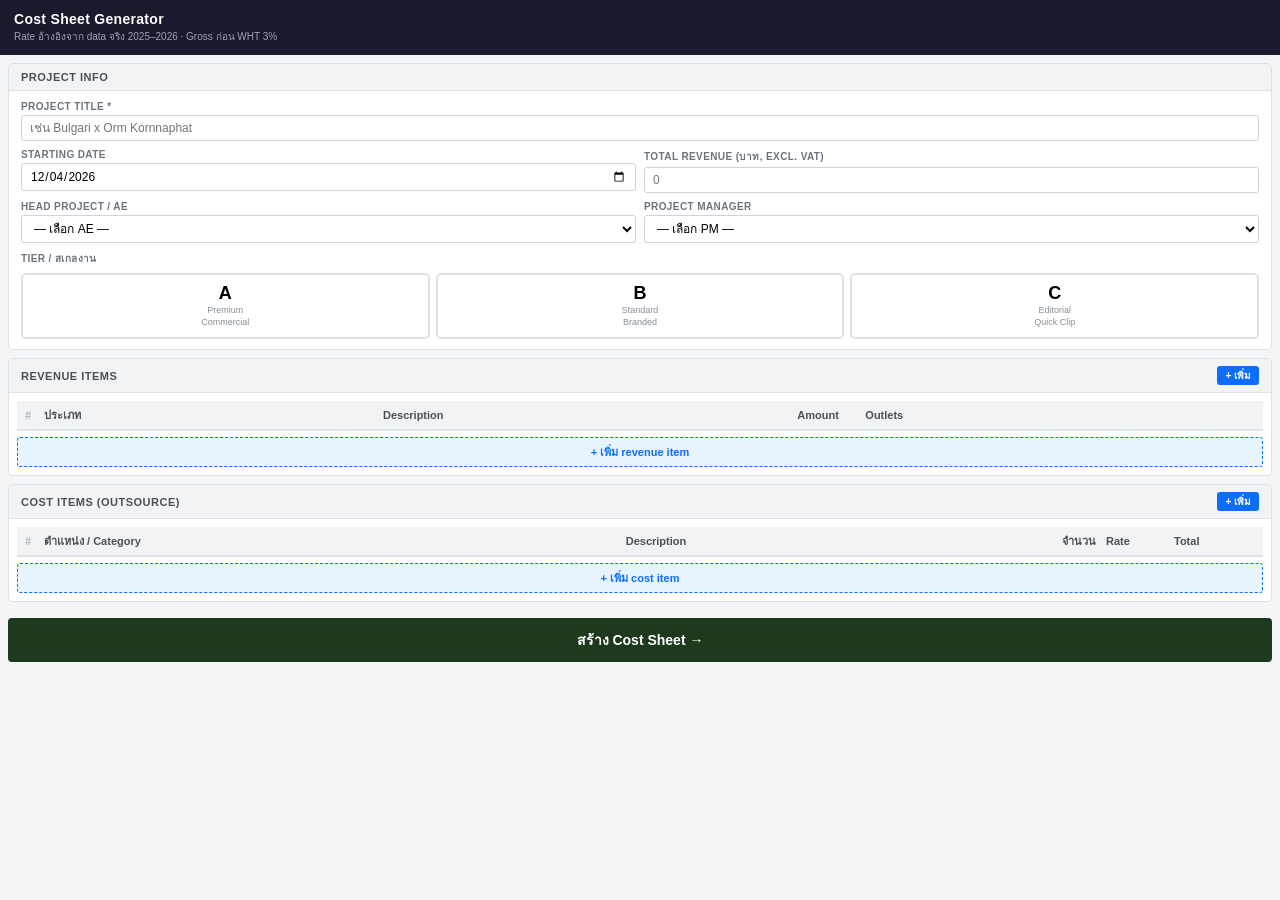
<file: cost-sheet-tool/Sidebar.html>
<!DOCTYPE html>
<html>
<head>
  <base target="_top">
  <meta charset="UTF-8">
  <style>
    /* ── Reset & Base ─────────────────────────────────────── */
    *, *::before, *::after { box-sizing: border-box; margin: 0; padding: 0; }
    body { font-family: 'Sarabun', sans-serif; font-size: 13px; color: #212529; background: #f4f5f7; overflow-x: hidden; }

    /* ── Sticky Header ────────────────────────────────────── */
    .top-bar { background: #1a1a2e; color: #fff; padding: 11px 14px; position: sticky; top: 0; z-index: 100; }
    .top-bar h1 { font-size: 14px; font-weight: 700; letter-spacing: 0.3px; }
    .top-bar small { font-size: 10px; color: #9ba4b4; display: block; margin-top: 2px; }

    /* ── Sections ─────────────────────────────────────────── */
    .card { background: #fff; margin: 8px; border-radius: 5px; border: 1px solid #dee2e6; overflow: hidden; }
    .card-head { display: flex; justify-content: space-between; align-items: center; padding: 7px 12px; background: #f1f3f5; border-bottom: 1px solid #dee2e6; font-weight: 700; font-size: 11px; color: #495057; text-transform: uppercase; letter-spacing: 0.5px; }
    .card-body { padding: 10px 12px; }

    /* ── Form elements ────────────────────────────────────── */
    .row2 { display: grid; grid-template-columns: 1fr 1fr; gap: 8px; margin-bottom: 8px; }
    .fgroup { display: flex; flex-direction: column; gap: 3px; }
    .fgroup.full { grid-column: 1 / -1; }
    label { font-size: 10px; font-weight: 700; color: #6c757d; text-transform: uppercase; letter-spacing: 0.4px; }
    input, select { border: 1px solid #ced4da; border-radius: 3px; padding: 5px 8px; font-size: 12px; width: 100%; font-family: inherit; background: #fff; }
    input:focus, select:focus { outline: none; border-color: #3d7de0; box-shadow: 0 0 0 2px rgba(61,125,224,.18); }

    /* ── Tier Selector ────────────────────────────────────── */
    .tier-row { display: flex; gap: 6px; margin-top: 4px; }
    .tier-btn { flex: 1; padding: 9px 4px; border: 2px solid #dee2e6; border-radius: 5px; cursor: pointer; text-align: center; font-weight: 800; font-size: 18px; background: #fff; transition: all .15s; line-height: 1; }
    .tier-btn span { display: block; font-size: 9px; font-weight: 500; color: #868e96; margin-top: 3px; line-height: 1.3; }
    .tier-btn:hover { border-color: #adb5bd; }
    .tier-A { background: #1e0b36 !important; border-color: #1e0b36 !important; color: #fff !important; }
    .tier-A span { color: #c9b5e8 !important; }
    .tier-B { background: #0d3b6e !important; border-color: #0d3b6e !important; color: #fff !important; }
    .tier-B span { color: #9fc5ee !important; }
    .tier-C { background: #1e3a1e !important; border-color: #1e3a1e !important; color: #fff !important; }
    .tier-C span { color: #9fd49f !important; }

    /* ── Tables ───────────────────────────────────────────── */
    .tbl-wrap { overflow-x: auto; }
    table { width: 100%; border-collapse: collapse; font-size: 11px; }
    th { background: #f1f3f5; padding: 5px 5px; text-align: left; font-weight: 700; color: #495057; border-bottom: 2px solid #dee2e6; white-space: nowrap; }
    td { padding: 4px 4px; border-bottom: 1px solid #f4f5f7; vertical-align: top; }
    td input, td select { padding: 3px 5px; font-size: 11px; border-color: #e0e0e0; }
    tr:last-child td { border-bottom: none; }

    /* ── Rate chips ───────────────────────────────────────── */
    .chips { display: flex; gap: 3px; margin-top: 3px; flex-wrap: wrap; }
    .chip { display: inline-block; padding: 2px 7px; border-radius: 10px; font-size: 10px; cursor: pointer; border: 1px solid; transition: all .1s; white-space: nowrap; }
    .chip-med  { background: #e8f4fd; color: #0d6efd; border-color: #b8daff; }
    .chip-med:hover  { background: #0d6efd; color: #fff; }
    .chip-p75  { background: #fff3cd; color: #856404; border-color: #ffc107; }
    .chip-p75:hover  { background: #856404; color: #fff; }

    /* ── Buttons ──────────────────────────────────────────── */
    .btn        { padding: 5px 12px; border-radius: 3px; border: none; cursor: pointer; font-size: 12px; font-family: inherit; font-weight: 600; }
    .btn-xs     { padding: 2px 8px; font-size: 10px; }
    .btn-blue   { background: #0d6efd; color: #fff; }
    .btn-blue:hover { background: #0b5ed7; }
    .btn-red    { background: #dc3545; color: #fff; }
    .btn-red:hover  { background: #b02a37; }
    .add-btn    { width: 100%; margin-top: 6px; padding: 5px; border: 1px dashed #0d6efd; border-radius: 3px; background: #e8f4fd; color: #0d6efd; font-size: 11px; cursor: pointer; font-weight: 600; }
    .add-btn:hover  { background: #0d6efd; color: #fff; }
    .gen-btn    { width: calc(100% - 16px); margin: 8px; padding: 11px; font-size: 14px; background: #1e3a1e; color: #fff; border: none; border-radius: 4px; cursor: pointer; font-weight: 700; font-family: inherit; }
    .gen-btn:hover  { background: #2d5a2d; }

    /* ── Status ───────────────────────────────────────────── */
    #loading { display: none; text-align: center; padding: 16px; color: #6c757d; font-size: 12px; }
    .spinner { border: 3px solid #dee2e6; border-top: 3px solid #0d6efd; border-radius: 50%; width: 22px; height: 22px; animation: spin .8s linear infinite; margin: 0 auto 6px; }
    @keyframes spin { to { transform: rotate(360deg); } }
    #result { display: none; margin: 8px; padding: 10px 12px; border-radius: 4px; font-size: 12px; }
    #result.ok  { background: #d1e7dd; border: 1px solid #a3cfbb; color: #0a3622; }
    #result.err { background: #f8d7da; border: 1px solid #f1aeb5; color: #58151c; }
    #result a   { color: inherit; font-weight: 700; }

    /* ── Misc ─────────────────────────────────────────────── */
    .no-col { width: 22px; color: #adb5bd; text-align: center; }
    .del-col { width: 26px; }
    .amt-col { width: 68px; }
    .qty-col { width: 42px; }
  </style>
</head>
<body>

<div class="top-bar">
  <h1>Cost Sheet Generator</h1>
  <small>Rate อ้างอิงจาก data จริง 2025–2026 · Gross ก่อน WHT 3%</small>
</div>

<!-- ─── Project Info ─────────────────────────────────────── -->
<div class="card">
  <div class="card-head">Project Info</div>
  <div class="card-body">
    <div class="row2">
      <div class="fgroup full">
        <label>Project Title *</label>
        <input id="title" type="text" placeholder="เช่น Bulgari x Orm Kornnaphat">
      </div>
    </div>
    <div class="row2">
      <div class="fgroup">
        <label>Starting Date</label>
        <input id="startDate" type="date">
      </div>
      <div class="fgroup">
        <label>Total Revenue (บาท, excl. VAT)</label>
        <input id="totalRevenue" type="number" placeholder="0" min="0">
      </div>
    </div>
    <div class="row2">
      <div class="fgroup">
        <label>Head Project / AE</label>
        <select id="ae"><option value="">— เลือก AE —</option></select>
      </div>
      <div class="fgroup">
        <label>Project Manager</label>
        <select id="pm"><option value="">— เลือก PM —</option></select>
      </div>
    </div>
    <div class="fgroup" style="margin-top:4px">
      <label>Tier / สเกลงาน</label>
      <div class="tier-row" id="tierRow">
        <button class="tier-btn" data-tier="A" onclick="selectTier('A')">A<span>Premium<br>Commercial</span></button>
        <button class="tier-btn" data-tier="B" onclick="selectTier('B')">B<span>Standard<br>Branded</span></button>
        <button class="tier-btn" data-tier="C" onclick="selectTier('C')">C<span>Editorial<br>Quick Clip</span></button>
      </div>
    </div>
  </div>
</div>

<!-- ─── Revenue Items ────────────────────────────────────── -->
<div class="card">
  <div class="card-head">
    Revenue Items
    <button class="btn btn-xs btn-blue" onclick="addRevRow()">+ เพิ่ม</button>
  </div>
  <div class="card-body" style="padding:8px">
    <div class="tbl-wrap">
      <table>
        <thead>
          <tr>
            <th class="no-col">#</th>
            <th style="min-width:90px">ประเภท</th>
            <th style="min-width:110px">Description</th>
            <th class="amt-col">Amount</th>
            <th style="min-width:100px">Outlets</th>
            <th class="del-col"></th>
          </tr>
        </thead>
        <tbody id="revBody"></tbody>
      </table>
    </div>
    <button class="add-btn" onclick="addRevRow()">+ เพิ่ม revenue item</button>
  </div>
</div>

<!-- ─── Cost Items ───────────────────────────────────────── -->
<div class="card">
  <div class="card-head">
    Cost Items (Outsource)
    <button class="btn btn-xs btn-blue" onclick="addCostRow()">+ เพิ่ม</button>
  </div>
  <div class="card-body" style="padding:8px">
    <div class="tbl-wrap">
      <table>
        <thead>
          <tr>
            <th class="no-col">#</th>
            <th style="min-width:120px">ตำแหน่ง / Category</th>
            <th style="min-width:90px">Description</th>
            <th class="qty-col">จำนวน</th>
            <th class="amt-col">Rate</th>
            <th class="amt-col">Total</th>
            <th class="del-col"></th>
          </tr>
        </thead>
        <tbody id="costBody"></tbody>
      </table>
    </div>
    <button class="add-btn" onclick="addCostRow()">+ เพิ่ม cost item</button>
  </div>
</div>

<!-- ─── Generate ─────────────────────────────────────────── -->
<div id="loading"><div class="spinner"></div>กำลังสร้าง Cost Sheet…</div>
<div id="result"></div>
<button class="gen-btn" id="genBtn" onclick="generate()">สร้าง Cost Sheet →</button>

<!-- ─────────────────────────────────────────────────────── -->
<script>
// ── State ───────────────────────────────────────────────────
let RATE_DATA = {};
let AE_LIST   = [];
let OUTLETS   = [];
let PRODUCT_TYPES = [];
let currentTier = 'B';
let revCnt = 0;
let costCnt = 0;

// All positions for cost category dropdown
const ALL_POSITIONS = [
  'Videographer (Outsource)',
  'Photographer (Outsource)',
  'Editor (Outsource)',
  'Colorist (Outsource)',
  'Sound Engineer (Outsource)',
  'Voice Over (Outsource)',
  'ค่าเช่าอุปกรณ์',
  'Production Design (Outsource)',
  'Location',
  'Catering (Outsource)',
  'Assistant Director (Outsource)',
  'ช่างแต่งหน้า',
  'Retouch Photo (Outsource)',
  'Creative (Outsource)',
  'ค่าทำซับ/แปลภาษา',
  'Food/Travelling cost',
  'Outsource cost - Others / Misc.',
  'Boostpost cost',
  'Printing cost',
  'Consumables cost',
];

// ── Init ────────────────────────────────────────────────────
window.onload = function() {
  document.getElementById('startDate').value = new Date().toISOString().split('T')[0];

  google.script.run
    .withSuccessHandler(function(d) {
      RATE_DATA     = d.rateData;
      AE_LIST       = d.aeList;
      OUTLETS       = d.outlets;
      PRODUCT_TYPES = d.productTypes;

      ['ae','pm'].forEach(id => {
        const sel = document.getElementById(id);
        AE_LIST.forEach(n => sel.add(new Option(n, n)));
      });

      selectTier('B');
      addRevRow();
      addCostRow();
    })
    .getDropdownData();
};

// ── Tier ────────────────────────────────────────────────────
function selectTier(t) {
  currentTier = t;
  document.querySelectorAll('.tier-btn').forEach(btn => {
    btn.className = 'tier-btn';
    if (btn.dataset.tier === t) btn.classList.add('tier-' + t);
  });
  // refresh chips for all existing cost rows
  document.querySelectorAll('.cost-cat').forEach(sel => refreshChips(sel));
}

// ── Revenue rows ────────────────────────────────────────────
function addRevRow() {
  revCnt++;
  const n = revCnt;
  const tbody = document.getElementById('revBody');
  const tr = document.createElement('tr');
  tr.id = 'rv-' + n;

  const typeOpts = PRODUCT_TYPES.map(p =>
    `<option value="${p.name}" data-code="${p.code}">${p.name}</option>`
  ).join('');
  const outOpts = OUTLETS.map(o => `<option value="${o}">${o}</option>`).join('');

  tr.innerHTML = `
    <td class="no-col">${n}</td>
    <td><select class="rv-type" style="width:100%">
      <option value="">เลือก</option>${typeOpts}
    </select></td>
    <td><input type="text" class="rv-desc" placeholder="รายละเอียด" style="width:100%"></td>
    <td><input type="number" class="rv-amt" placeholder="0" style="width:100%" min="0"></td>
    <td><select class="rv-out" style="width:100%">
      <option value="">เลือก</option>${outOpts}
    </select></td>
    <td><button class="btn btn-xs btn-red" onclick="delRow('rv-${n}', 'revBody')">×</button></td>
  `;
  tbody.appendChild(tr);
}

// ── Cost rows ────────────────────────────────────────────────
function addCostRow() {
  costCnt++;
  const n = costCnt;
  const tbody = document.getElementById('costBody');
  const tr = document.createElement('tr');
  tr.id = 'cs-' + n;
  tr.className = 'cost-row';

  const posOpts = ALL_POSITIONS.map(p => `<option value="${p}">${p}</option>`).join('');

  tr.innerHTML = `
    <td class="no-col">${n}</td>
    <td>
      <select class="cost-cat" style="width:100%; min-width:120px; font-size:10px"
        onchange="refreshChips(this)">
        <option value="">— เลือก —</option>${posOpts}
      </select>
      <div class="chips" id="chips-${n}"></div>
    </td>
    <td><input type="text" class="cost-desc" placeholder="รายละเอียด" style="width:100%; min-width:80px"></td>
    <td><input type="number" class="cost-qty" value="1" min="1" style="width:100%"
      oninput="calcTotal('cs-${n}')"></td>
    <td><input type="number" class="cost-rate" placeholder="0" style="width:100%"
      oninput="calcTotal('cs-${n}')"></td>
    <td><input type="number" class="cost-total" placeholder="0" style="width:100%; background:#f8f9fa; border-color:#e9ecef" readonly></td>
    <td><button class="btn btn-xs btn-red" onclick="delRow('cs-${n}', 'costBody')">×</button></td>
  `;
  tbody.appendChild(tr);
}

function refreshChips(sel) {
  const row = sel.closest('tr');
  if (!row) return;
  const n = row.id.replace('cs-', '');
  const chipsDiv = document.getElementById('chips-' + n);
  if (!chipsDiv) return;

  const cat = sel.value;
  const rd  = (RATE_DATA[currentTier] || {})[cat];

  if (rd) {
    chipsDiv.innerHTML =
      `<span class="chip chip-med" onclick="setRate('${row.id}', ${rd.median})"
        title="Median จาก data จริง (n=${rd.n})">
        Median ฿${rd.median.toLocaleString()}
      </span>
      <span class="chip chip-p75" onclick="setRate('${row.id}', ${rd.p75})"
        title="P75 — งบ buffer ปลอดภัย">
        P75 ฿${rd.p75.toLocaleString()}
      </span>`;
  } else {
    chipsDiv.innerHTML = '';
  }
}

function setRate(rowId, rate) {
  const row = document.getElementById(rowId);
  row.querySelector('.cost-rate').value = rate;
  calcTotal(rowId);
}

function calcTotal(rowId) {
  const row = document.getElementById(rowId);
  const qty  = parseFloat(row.querySelector('.cost-qty').value)  || 0;
  const rate = parseFloat(row.querySelector('.cost-rate').value) || 0;
  row.querySelector('.cost-total').value = qty * rate;
}

function delRow(id, tbodyId) {
  const el = document.getElementById(id);
  if (el) el.remove();
  renum(tbodyId, id.startsWith('rv') ? '.no-col' : '.no-col');
}

function renum(tbodyId) {
  document.querySelectorAll('#' + tbodyId + ' tr').forEach((tr, i) => {
    const nc = tr.querySelector('.no-col');
    if (nc) nc.textContent = i + 1;
  });
}

// ── Generate ─────────────────────────────────────────────────
function generate() {
  const title = document.getElementById('title').value.trim();
  if (!title) { alert('กรุณากรอก Project Title'); return; }

  // Collect revenue
  const revenueItems = [];
  document.querySelectorAll('#revBody tr').forEach((tr, i) => {
    const type   = tr.querySelector('.rv-type').value;
    const desc   = tr.querySelector('.rv-desc').value;
    const amount = parseFloat(tr.querySelector('.rv-amt').value) || 0;
    const outlets = tr.querySelector('.rv-out').value;
    if (type || desc || amount) {
      const pt = PRODUCT_TYPES.find(p => p.name === type);
      revenueItems.push({ no: i+1, type, description: desc, amount, outlets, itemCode: pt ? pt.code : '' });
    }
  });

  // Collect costs
  const costItems = [];
  document.querySelectorAll('#costBody tr').forEach((tr, i) => {
    const cat   = tr.querySelector('.cost-cat').value;
    const desc  = tr.querySelector('.cost-desc').value;
    const qty   = parseFloat(tr.querySelector('.cost-qty').value)  || 1;
    const rate  = parseFloat(tr.querySelector('.cost-rate').value) || 0;
    const total = parseFloat(tr.querySelector('.cost-total').value) || rate;
    if (cat || desc || rate) {
      costItems.push({ no: i+1, category: cat, description: desc, qty, rate, amount: total || rate, payment: 'จ่ายผ่านบัญชี' });
    }
  });

  const payload = {
    title,
    tier: currentTier,
    date: document.getElementById('startDate').value,
    ae:   document.getElementById('ae').value,
    pm:   document.getElementById('pm').value,
    totalRevenue: parseFloat(document.getElementById('totalRevenue').value) || 0,
    revenueItems,
    costItems,
  };

  // Show loading state
  document.getElementById('genBtn').style.display = 'none';
  document.getElementById('loading').style.display = 'block';
  document.getElementById('result').style.display  = 'none';

  google.script.run
    .withSuccessHandler(function(res) {
      document.getElementById('loading').style.display = 'none';
      document.getElementById('genBtn').style.display  = 'block';
      const div = document.getElementById('result');
      if (res.success) {
        div.className = 'ok';
        div.innerHTML = `✓ สร้างสำเร็จ! <a href="${res.url}" target="_blank">${res.sheetName} →</a>`;
      } else {
        div.className = 'err';
        div.textContent = 'เกิดข้อผิดพลาด: ' + res.error;
      }
      div.style.display = 'block';
    })
    .withFailureHandler(function(err) {
      document.getElementById('loading').style.display = 'none';
      document.getElementById('genBtn').style.display  = 'block';
      const div = document.getElementById('result');
      div.className = 'err';
      div.textContent = 'Error: ' + err.message;
      div.style.display = 'block';
    })
    .generateCostSheet(payload);
}
</script>
</body>
</html>
</file>
